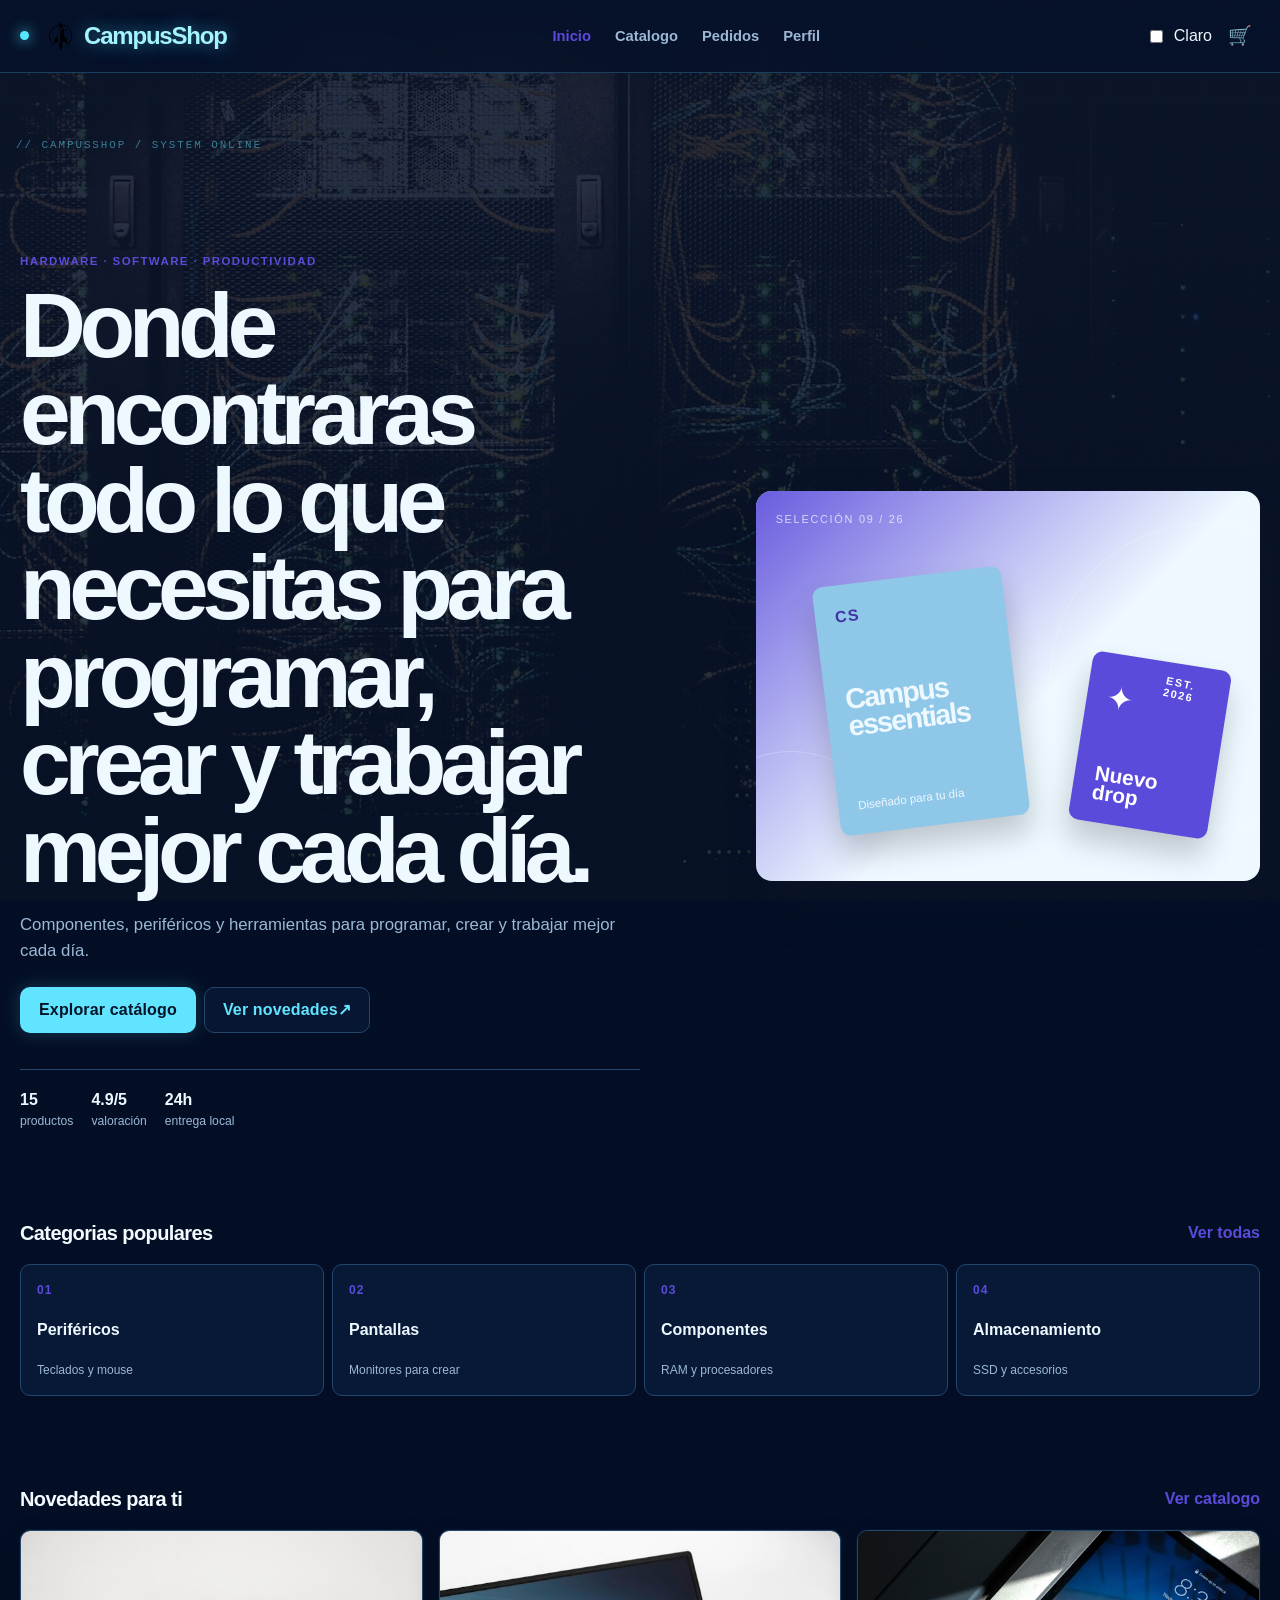
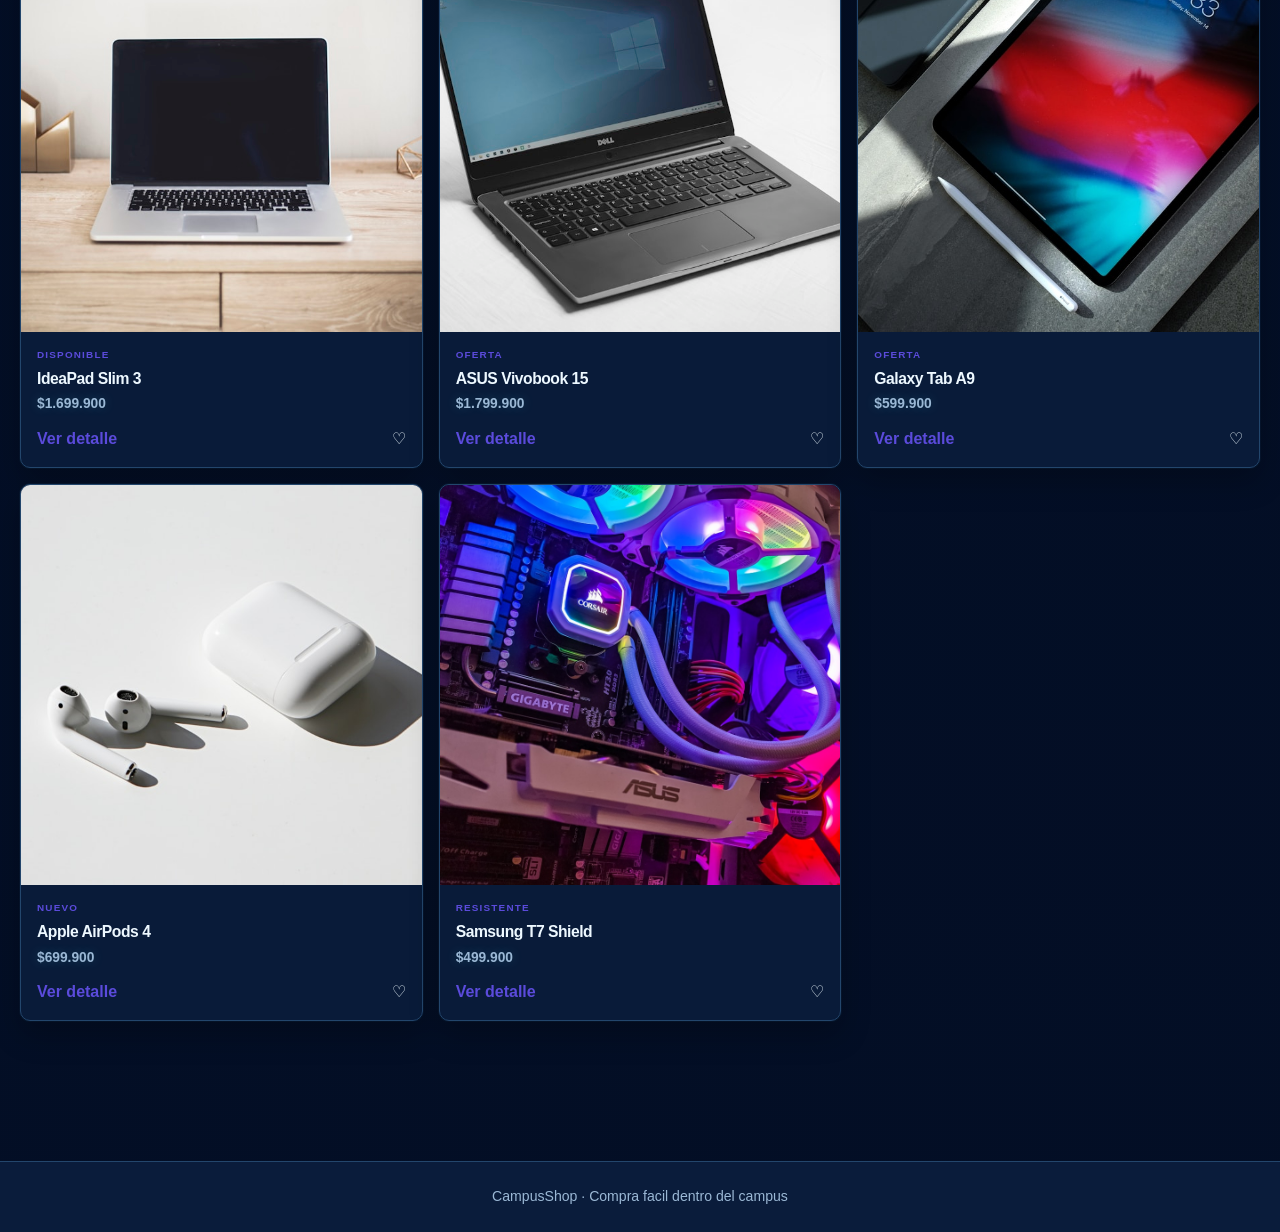
<file: index.html>
<!doctype html>
<html lang="es">
  <head>
    <meta charset="utf-8" />
    <meta name="viewport" content="width=device-width, initial-scale=1" />
    <meta
      name="description"
      content="CampusShop, tienda universitaria de productos seleccionados."
    />
    <title>CampusShop | Inicio</title>
    <link rel="stylesheet" href="css/base.css" />
    <link rel="stylesheet" href="css/layout.css" />
    <link rel="stylesheet" href="css/components.css" />
    <link rel="stylesheet" href="css/responsive.css" />
  </head>
  <body class="home-page">
    <div class="site-shell">
      <header class="site-header">
        <div class="container header-inner">
          <details class="category-menu-container">
            <summary class="icon-button menu-trigger" aria-label="Abrir menu">
              ☰
            </summary>
          <nav class="category-menu" aria-label="Categorias del catalogo">
            <p class="category-menu-title">Explorar categorias</p>
            <a href="catalogo.html#laptops">Laptops <span>01</span></a>
            <a href="catalogo.html#tablet">Tablets <span>02</span></a>
            <a href="catalogo.html#audio">Audio <span>03</span></a>
            <a href="catalogo.html#perifericos">Perifericos <span>04</span></a>
            <a href="catalogo.html#almacenamiento">Almacenamiento <span>05</span></a>
            <a href="carrito.html">Carrito <span>🛒</span></a>
          </nav>
          </details>
          <a class="brand" href="index.html"><img src="imagenes/logo.png.svg" alt="CampusShop" /><span>CampusShop</span></a>
          <nav class="main-nav" aria-label="Navegacion principal">
            <a href="index.html" aria-current="page">Inicio</a
            ><a href="catalogo.html">Catalogo</a
            ><a href="historial.html">Pedidos</a
            ><a href="perfil.html">Perfil</a>
          </nav>
          <div class="header-actions">
            <input class="theme-switch" type="checkbox" id="theme-switch" />
            <label class="theme-toggle" for="theme-switch" aria-label="Cambiar entre modo claro y oscuro" title="Cambiar tema">Claro</label>
            <a class="icon-button" href="carrito.html" aria-label="Ver carrito"
              >🛒</a
            >
          </div>
        </div>
      </header>
      <main class="page-main">
        <div class="container">
          <form class="search-bar home-search" action="catalogo.html" method="get">
            <label class="visually-hidden" for="home-product-search">Buscar productos</label>
            <span class="home-search-icon" aria-hidden="true">⌕</span>
            <input
              id="home-product-search"
              name="q"
              type="search"
              placeholder="Buscar productos, marcas..."
              autocomplete="off"
            />
            <button class="button button-primary" type="submit" aria-label="Buscar">Buscar</button>
          </form>
          <section class="hero section">
            <div class="hero-copy">
              <p class="eyebrow">Hardware · software · productividad</p>
              <h1>Donde encontraras todo lo que necesitas para programar, crear y trabajar mejor cada día.</h1>
              <p class="hero-description">
                Componentes, periféricos y herramientas para programar, crear y
                trabajar mejor cada día.
              </p>
              <div class="hero-actions">
                <a class="button button-primary" href="catalogo.html"
                  >Explorar catálogo</a
                ><a class="button button-quiet" href="#featured-title"
                  >Ver novedades <span aria-hidden="true">↗</span></a
                >
              </div>
              <div class="hero-proof">
                <span><strong>15</strong> productos</span
                ><span><strong>4.9/5</strong> valoración</span
                ><span><strong>24h</strong> entrega local</span>
              </div>
            </div>
            <div
              class="hero-visual"
              aria-label="Selección visual de productos CampusShop"
            >
              <span class="visual-label">Selección 09 / 26</span>
              <div class="visual-orbit orbit-one"></div>
              <div class="visual-orbit orbit-two"></div>
              <div class="visual-tile tile-main">
                <span class="tile-mark">CS</span
                ><strong>Campus<br />essentials</strong
                ><small>Diseñado para tu día</small>
              </div>
              <div class="visual-tile tile-side">
                <span class="tile-icon">✦</span><strong>Nuevo<br />drop</strong>
              </div>
              <div class="visual-stamp">EST.<br />2026</div>
            </div>
          </section>
          <section class="section" aria-labelledby="category-title">
            <div class="section-heading">
              <h2 id="category-title">Categorias populares</h2>
              <a class="text-link" href="catalogo.html">Ver todas</a>
            </div>
            <div class="category-grid">
              <a class="category-card" href="catalogo.html#perifericos"
                ><span class="category-icon">01</span
                ><strong>Periféricos</strong><small>Teclados y mouse</small></a
              ><a class="category-card" href="catalogo.html#pantallas"
                ><span class="category-icon">02</span><strong>Pantallas</strong
                ><small>Monitores para crear</small></a
              ><a class="category-card" href="catalogo.html#tablet"
                ><span class="category-icon">03</span
                ><strong>Componentes</strong
                ><small>RAM y procesadores</small></a
              ><a class="category-card" href="catalogo.html#almacenamiento"
                ><span class="category-icon">04</span
                ><strong>Almacenamiento</strong
                ><small>SSD y accesorios</small></a
              >
            </div>
          </section>
          <section class="section" aria-labelledby="featured-title">
            <div class="section-heading">
              <h2 id="featured-title">Novedades para ti</h2>
              <a class="text-link" href="catalogo.html">Ver catalogo</a>
            </div>
            <div class="product-grid">
              <!-- EDITA AQUI SOLO LA IMAGEN: cambia el archivo dentro de imagenes/. -->
              <article class="product-card">
                <img
                  class="product-card-image"
                  src="imagenes/ideapad-slim-3 (1).jpg"
                  alt="Lenovo IdeaPad Slim 3"
                />
                <div class="product-card-body">
                  <span class="product-kicker">Disponible</span>
                  <h3>IdeaPad Slim 3</h3>
                  <p class="price">$1.699.900</p>
                  <div class="card-actions">
                    <a class="text-link" href="producto.html#ideapad"
                      >Ver detalle</a
                    ><span aria-label="Favorito">♡</span>
                  </div>
                </div>
              </article>
              <!-- EDITA AQUI SOLO LA IMAGEN: cambia el archivo dentro de imagenes/. -->
              <article class="product-card">
                <img
                  class="product-card-image"
                  src="imagenes/vivobook-15 (1).jpg"
                  alt="ASUS Vivobook 15"
                />
                <div class="product-card-body">
                  <span class="product-kicker">Oferta</span>
                  <h3>ASUS Vivobook 15</h3>
                  <p class="price">$1.799.900</p>
                  <div class="card-actions">
                    <a class="text-link" href="producto.html#vivobook"
                      >Ver detalle</a
                    ><span aria-label="Favorito">♡</span>
                  </div>
                </div>
              </article>
              <!-- EDITA AQUI SOLO LA IMAGEN: cambia el archivo dentro de imagenes/. -->
              <article class="product-card">
                <img
                  class="product-card-image"
                  src="imagenes/galaxy-tab-a9 (1).jpg"
                  alt="Samsung Galaxy Tab A9"
                />
                <div class="product-card-body">
                  <span class="product-kicker">Oferta</span>
                  <h3>Galaxy Tab A9</h3>
                  <p class="price">$599.900</p>
                  <div class="card-actions">
                    <a class="text-link" href="producto.html#taba9"
                      >Ver detalle</a
                    ><span aria-label="Favorito">♡</span>
                  </div>
                </div>
              </article>
              <!-- EDITA AQUI SOLO LA IMAGEN: cambia el archivo dentro de imagenes/. -->
              <article class="product-card">
                <img
                  class="product-card-image"
                  src="imagenes/airpods-4.jpg"
                  alt="Apple AirPods 4"
                />
                <div class="product-card-body">
                  <span class="product-kicker">Nuevo</span>
                  <h3>Apple AirPods 4</h3>
                  <p class="price">$699.900</p>
                  <div class="card-actions">
                    <a class="text-link" href="producto.html#airpods"
                      >Ver detalle</a
                    ><span aria-label="Favorito">♡</span>
                  </div>
                </div>
              </article>
              <!-- EDITA AQUI SOLO LA IMAGEN: cambia el archivo dentro de imagenes/. -->
              <article class="product-card">
                <img
                  class="product-card-image"
                  src="imagenes/samsung-t7-shield (1).jpg"
                  alt="Samsung T7 Shield"
                />
                <div class="product-card-body">
                  <span class="product-kicker">Resistente</span>
                  <h3>Samsung T7 Shield</h3>
                  <p class="price">$499.900</p>
                  <div class="card-actions">
                    <a class="text-link" href="producto.html#t7shield"
                      >Ver detalle</a
                    ><span aria-label="Favorito">♡</span>
                  </div>
                </div>
              </article>
            </div>
          </section>
        </div>
      </main>
      <footer class="site-footer">
        <div class="container">CampusShop · Compra facil dentro del campus</div>
      </footer>
      <nav class="bottom-nav" aria-label="Navegacion movil">
        <a href="index.html" aria-current="page"><span>⌂</span>Inicio</a
        ><a href="catalogo.html"><span>▦</span>Categorias</a
        ><a href="carrito.html"><span>🛒</span>Carrito</a
        ><a href="historial.html"><span>▣</span>Pedidos</a
        ><a href="perfil.html"><span>♙</span>Perfil</a>
      </nav>
    </div>
  </body>
</html>
</file>
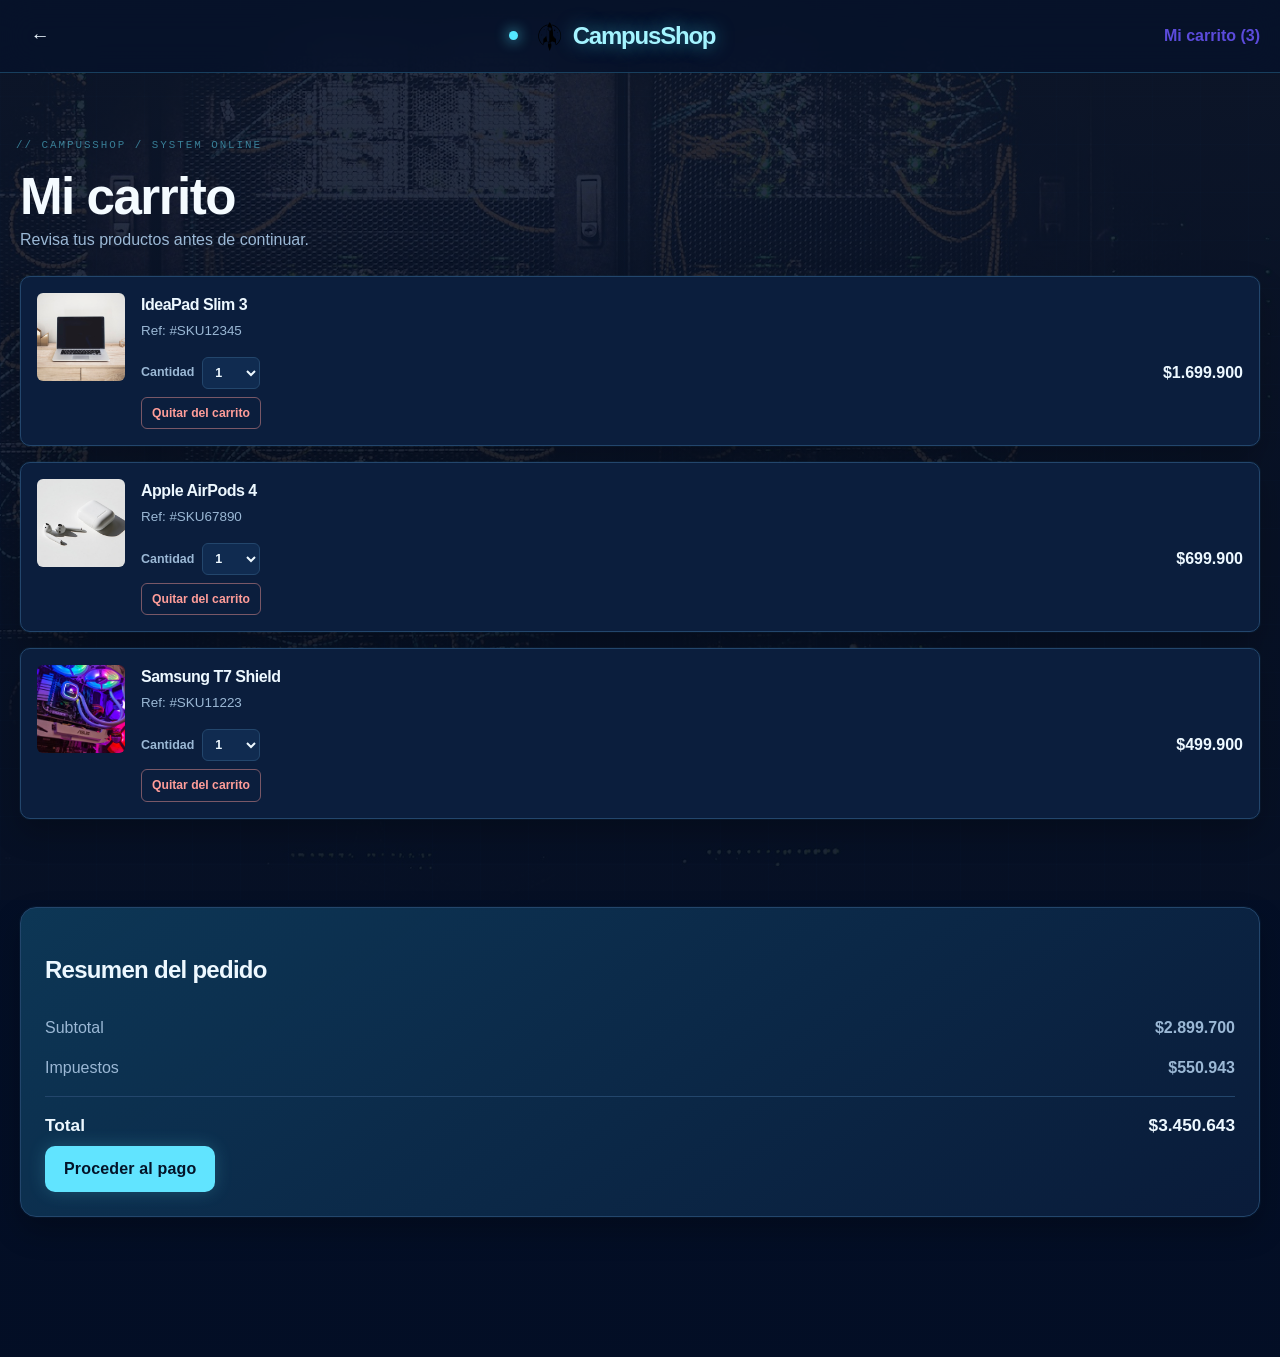
<file: carrito.html>
<!doctype html>
<html lang="es">
  <head>
    <meta charset="utf-8" />
    <meta name="viewport" content="width=device-width, initial-scale=1" />
    <meta name="description" content="Carrito de compra CampusShop" />
    <title>CampusShop | Mi carrito</title>
    <link rel="stylesheet" href="css/base.css" />
    <link rel="stylesheet" href="css/layout.css" />
    <link rel="stylesheet" href="css/components.css" />
    <link rel="stylesheet" href="css/responsive.css" />
  </head>
  <body>
    <div class="site-shell">
      <header class="site-header">
        <div class="container header-inner">
          <a
            class="icon-button"
            href="catalogo.html"
            aria-label="Volver al catalogo"
            >←</a
          ><a class="brand" href="index.html"><img src="imagenes/logo.png.svg" alt="CampusShop" /><span>CampusShop</span></a
          ><span class="text-link cart-count cart-count-three">Mi carrito (3)</span
          ><span class="text-link cart-count cart-count-two">Mi carrito (2)</span
          ><span class="text-link cart-count cart-count-one">Mi carrito (1)</span
          ><span class="text-link cart-count cart-count-zero">Mi carrito (0)</span>
        </div>
      </header>
      <main class="page-main">
        <div class="container">
          <div class="page-heading">
            <h1>Mi carrito</h1>
            <p>Revisa tus productos antes de continuar.</p>
          </div>
          <section class="cart-list" aria-label="Productos del carrito">
            <!-- EDITA AQUI: cambia cada imagen, nombre, referencia, cantidad y precio. -->
            <article class="cart-item">
              <img
                src="imagenes/ideapad-slim-3 (1).jpg"
                alt="Lenovo IdeaPad Slim 3"
              />
              <div>
                <h3>IdeaPad Slim 3</h3>
                <p>Ref: #SKU12345</p>
                <div class="card-actions">
                  <label class="quantity">Cantidad<select aria-label="Cantidad de IdeaPad"><option selected>1</option><option>2</option><option>3</option><option>4</option><option>5</option></select></label>
                  <strong>$1.699.900</strong>
                </div>
                <input class="remove-item-toggle" type="checkbox" id="remove-ideapad" />
                <label class="remove-item" for="remove-ideapad">Quitar del carrito</label>
              </div>
            </article>
            <!-- EDITA AQUI: producto del carrito. -->
            <article class="cart-item">
              <img
                src="imagenes/airpods-4.jpg"
                alt="Apple AirPods 4"
              />
              <div>
                <h3>Apple AirPods 4</h3>
                <p>Ref: #SKU67890</p>
                <div class="card-actions">
                  <label class="quantity">Cantidad<select aria-label="Cantidad de AirPods"><option selected>1</option><option>2</option><option>3</option><option>4</option><option>5</option></select></label>
                  <strong>$699.900</strong>
                </div>
                <input class="remove-item-toggle" type="checkbox" id="remove-airpods" />
                <label class="remove-item" for="remove-airpods">Quitar del carrito</label>
              </div>
            </article>
            <!-- EDITA AQUI: producto del carrito. -->
            <article class="cart-item">
              <img
                src="imagenes/samsung-t7-shield (1).jpg"
                alt="Samsung T7 Shield"
              />
              <div>
                <h3>Samsung T7 Shield</h3>
                <p>Ref: #SKU11223</p>
                <div class="card-actions">
                  <label class="quantity">Cantidad<select aria-label="Cantidad de T7 Shield"><option selected>1</option><option>2</option><option>3</option><option>4</option><option>5</option></select></label>
                  <strong>$499.900</strong>
                </div>
                <input class="remove-item-toggle" type="checkbox" id="remove-t7shield" />
                <label class="remove-item" for="remove-t7shield">Quitar del carrito</label>
              </div>
            </article>
          </section>
          <section
            class="panel order-summary section"
            aria-labelledby="summary-title"
          >
            <h2 id="summary-title">Resumen del pedido</h2>
            <div class="cart-total-state cart-total-all">
              <div class="summary-line"><span>Subtotal</span><strong>$2.899.700</strong></div>
              <div class="summary-line"><span>Impuestos</span><strong>$550.943</strong></div>
              <div class="summary-line total"><span>Total</span><strong>$3.450.643</strong></div>
            </div>
            <div class="cart-total-state cart-total-no-ideapad">
              <div class="summary-line"><span>Subtotal</span><strong>$1.199.800</strong></div>
              <div class="summary-line"><span>Impuestos</span><strong>$227.962</strong></div>
              <div class="summary-line total"><span>Total</span><strong>$1.427.762</strong></div>
            </div>
            <div class="cart-total-state cart-total-no-airpods">
              <div class="summary-line"><span>Subtotal</span><strong>$2.199.800</strong></div>
              <div class="summary-line"><span>Impuestos</span><strong>$417.962</strong></div>
              <div class="summary-line total"><span>Total</span><strong>$2.617.762</strong></div>
            </div>
            <div class="cart-total-state cart-total-no-t7shield">
              <div class="summary-line"><span>Subtotal</span><strong>$2.399.800</strong></div>
              <div class="summary-line"><span>Impuestos</span><strong>$455.962</strong></div>
              <div class="summary-line total"><span>Total</span><strong>$2.855.762</strong></div>
            </div>
            <div class="cart-total-state cart-total-one-ideapad">
              <div class="summary-line"><span>Subtotal</span><strong>$1.699.900</strong></div>
              <div class="summary-line"><span>Impuestos</span><strong>$322.981</strong></div>
              <div class="summary-line total"><span>Total</span><strong>$2.022.881</strong></div>
            </div>
            <div class="cart-total-state cart-total-one-airpods">
              <div class="summary-line"><span>Subtotal</span><strong>$699.900</strong></div>
              <div class="summary-line"><span>Impuestos</span><strong>$132.981</strong></div>
              <div class="summary-line total"><span>Total</span><strong>$832.881</strong></div>
            </div>
            <div class="cart-total-state cart-total-one-t7shield">
              <div class="summary-line"><span>Subtotal</span><strong>$499.900</strong></div>
              <div class="summary-line"><span>Impuestos</span><strong>$94.981</strong></div>
              <div class="summary-line total"><span>Total</span><strong>$594.881</strong></div>
            </div>
            <div class="cart-total-state cart-total-empty">
              <div class="summary-line"><span>Subtotal</span><strong>$0</strong></div>
              <div class="summary-line"><span>Impuestos</span><strong>$0</strong></div>
              <div class="summary-line total"><span>Total</span><strong>$0</strong></div>
            </div>
            <a class="button button-primary" href="checkout.html"
              >Proceder al pago</a
            >
          </section>
        </div>
      </main>
      <nav class="bottom-nav" aria-label="Navegacion movil">
        <a href="index.html"><span>⌂</span>Inicio</a
        ><a href="catalogo.html"><span>▦</span>Categorias</a
        ><a href="carrito.html" aria-current="page"><span>🛒</span>Carrito</a
        ><a href="historial.html"><span>▣</span>Pedidos</a
        ><a href="perfil.html"><span>♙</span>Perfil</a>
      </nav>
    </div>

  </body>
</html>
</file>
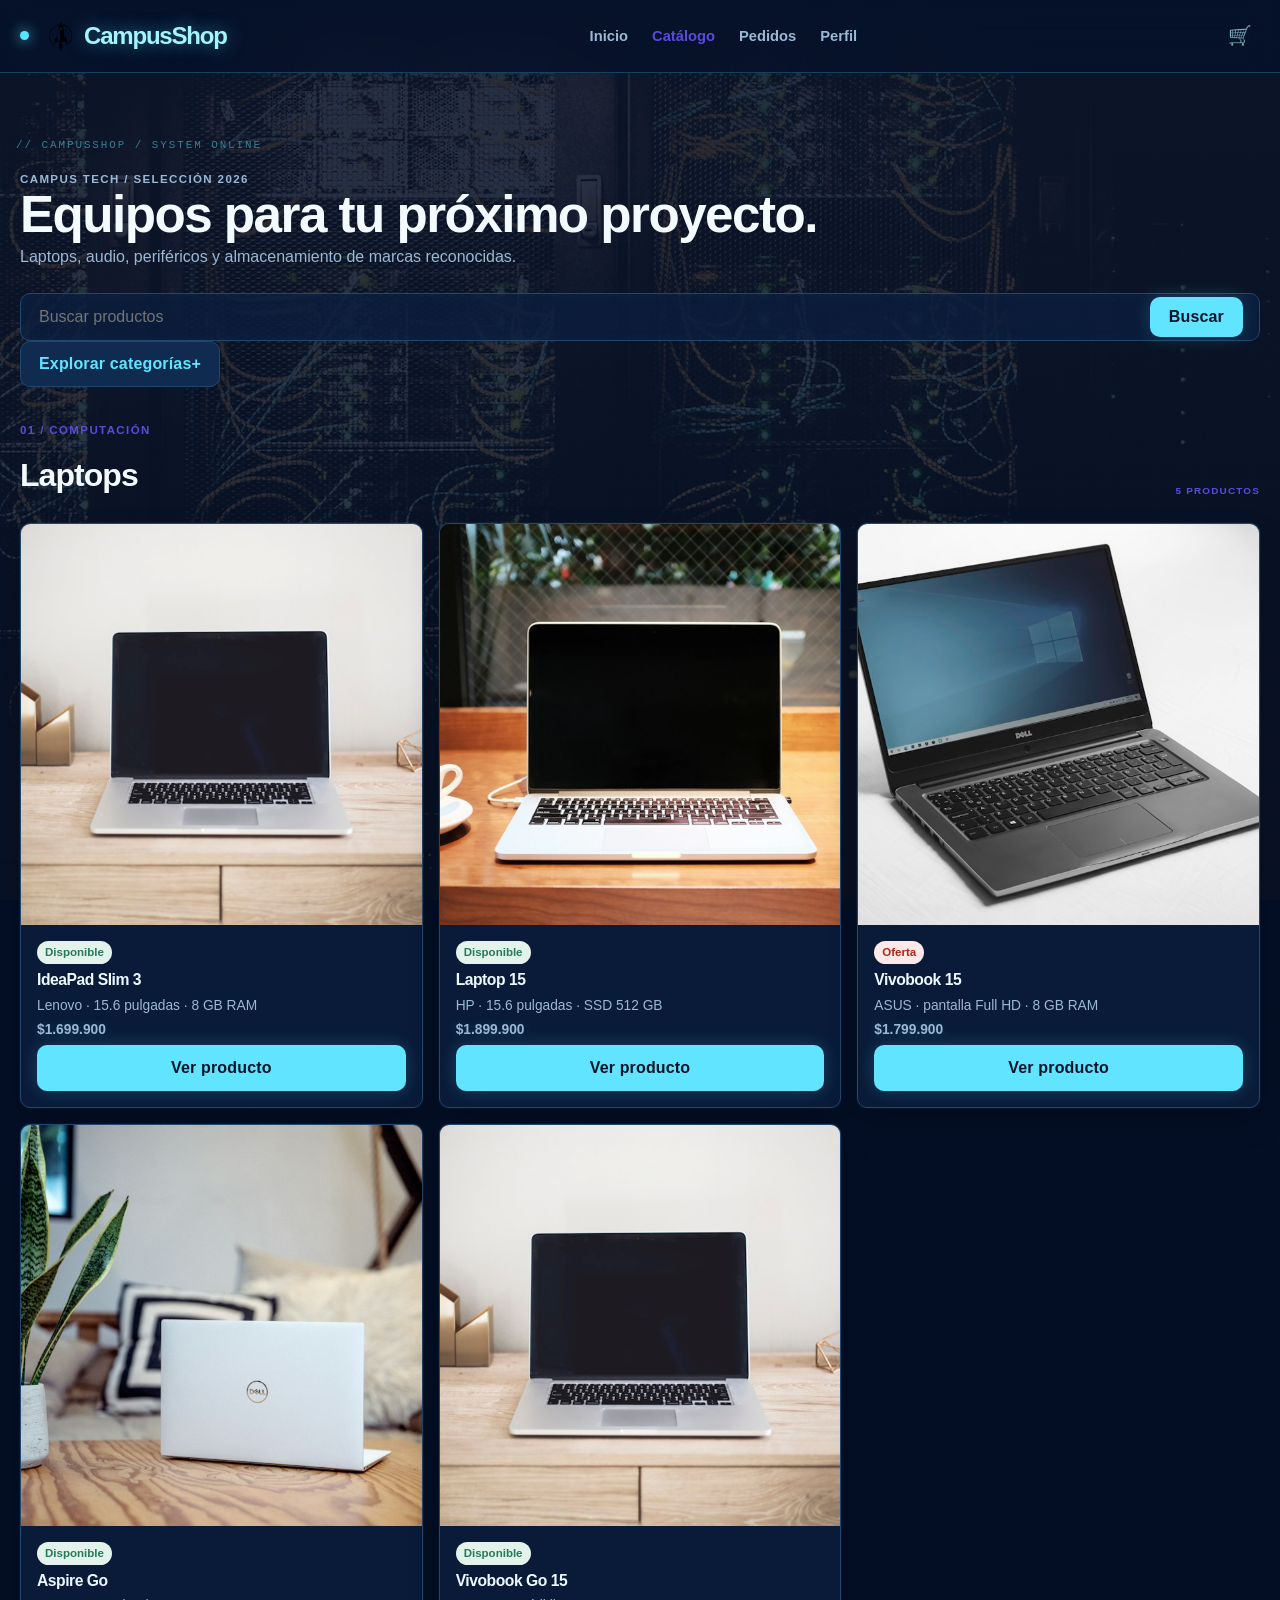
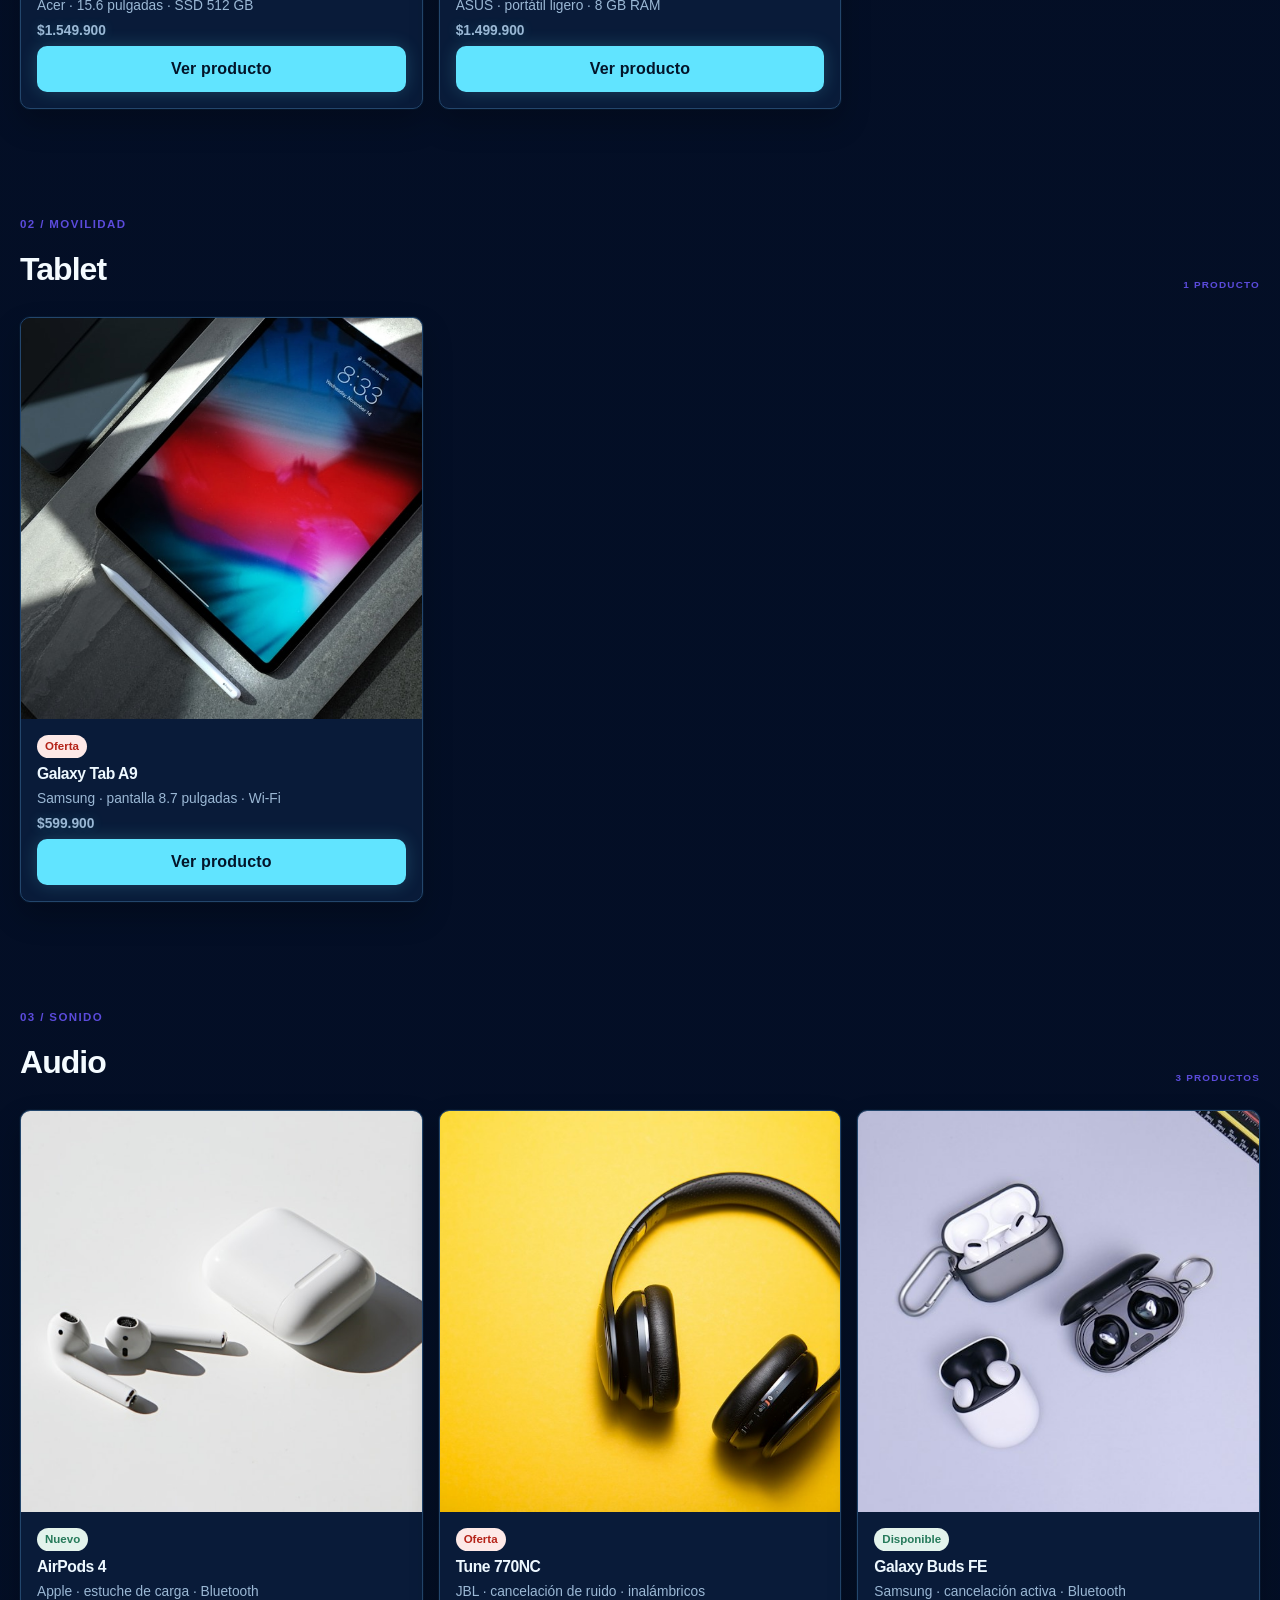
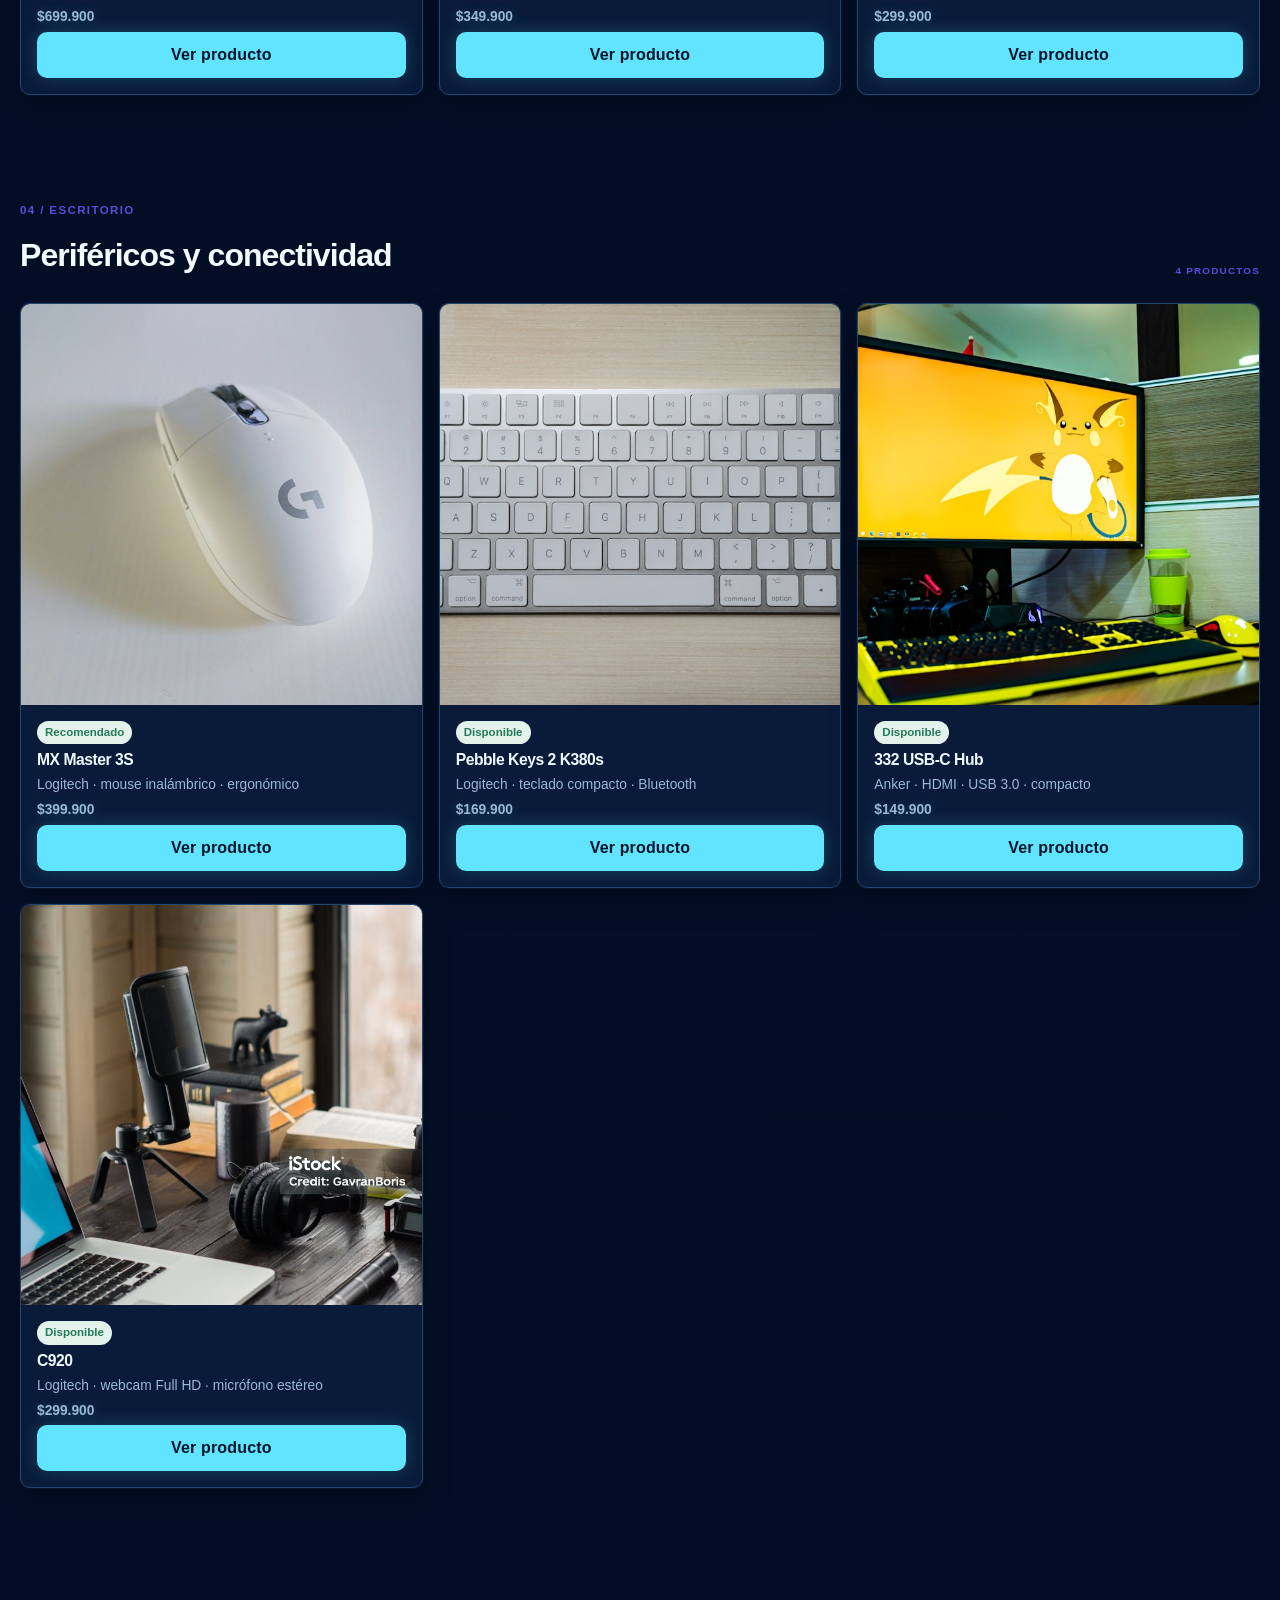
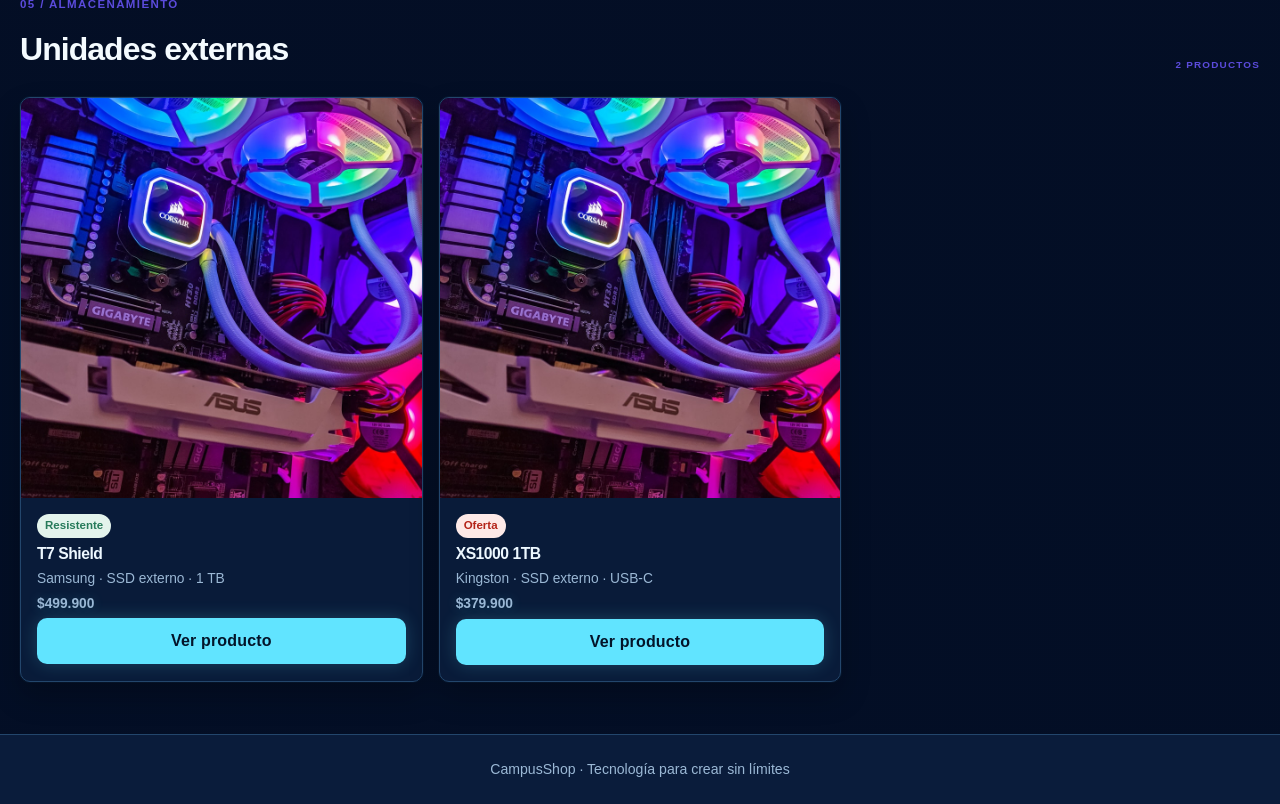
<file: catalogo.html>
<!doctype html>
<html lang="es">
  <head>
    <meta charset="utf-8" />
    <meta name="viewport" content="width=device-width, initial-scale=1" />
    <meta
      name="description"
      content="Tecnologia para estudio, trabajo y programación."
    />
    <title>CampusShop | Catálogo</title>
    <link rel="stylesheet" href="css/base.css" />
    <link rel="stylesheet" href="css/layout.css" />
    <link rel="stylesheet" href="css/components.css" />
    <link rel="stylesheet" href="css/responsive.css" />
  </head>
  <body>
    <div class="site-shell">
      <header class="site-header">
        <div class="container header-inner">
          <a class="brand" href="index.html">
            <img src="imagenes/logo.png.svg" alt="CampusShop" />
            <span>CampusShop</span>
          </a>
          <nav class="main-nav" aria-label="Navegación principal">
            <a href="index.html">Inicio</a
            ><a href="catalogo.html" aria-current="page">Catálogo</a
            ><a href="historial.html">Pedidos</a
            ><a href="perfil.html">Perfil</a>
          </nav>
          <a class="icon-button" href="carrito.html" aria-label="Carrito">🛒</a>
        </div>
      </header>

      <main class="page-main">
        <div class="container">
          <section class="page-heading">
            <p class="eyebrow">Campus tech / selección 2026</p>
            <h1>Equipos para tu próximo proyecto.</h1>
            <p>
              Laptops, audio, periféricos y almacenamiento de marcas
              reconocidas.
            </p>
          </section>

          <form class="search-bar" action="catalogo.html" method="get">
            <label class="visually-hidden" for="product-search">Buscar productos</label>
            <input
              id="product-search"
              name="q"
              type="search"
              placeholder="Buscar productos"
              autocomplete="off"
            />
            <button class="button button-primary" type="submit">Buscar</button>
          </form>

          <details class="catalog-filter-menu">
            <summary class="button button-secondary">Explorar categorías</summary>
            <nav aria-label="Ir a una categoría">
              <a href="#laptops">Laptops</a>
              <a href="#pantallas">Pantallas</a>
              <a href="#audio">Audio</a>
              <a href="#perifericos">Periféricos</a>
              <a href="#almacenamiento">Almacenamiento</a>
              <a href="#tablet">Tablets</a>
            </nav>
          </details>

          <div class="catalog-sections">
            <section class="catalog-section" id="laptops">
              <div class="section-heading">
                <div>
                  <p class="eyebrow">01 / Computación</p>
                  <h2>Laptops</h2>
                </div>
                <span class="product-kicker">5 productos</span>
              </div>

              <div class="product-grid">
                <article class="product-card">
                  <img
                    class="product-card-image"
                    src="imagenes/ideapad-slim-3 (1).jpg"
                    alt="Lenovo IdeaPad Slim 3"
                  />
                  <div class="product-card-body">
                    <span class="badge badge-stock">Disponible</span>
                    <h3>IdeaPad Slim 3</h3>
                    <p>Lenovo · 15.6 pulgadas · 8 GB RAM</p>
                    <p class="price">$1.699.900</p>
                    <a
                      class="button button-primary"
                      href="producto.html#ideapad"
                      >Ver producto</a
                    >
                  </div>
                </article>

                <article class="product-card">
                  <img
                    class="product-card-image"
                    src="imagenes/hp-laptop-15 (1).jpg"
                    alt="HP Laptop 15"
                  />
                  <div class="product-card-body">
                    <span class="badge badge-stock">Disponible</span>
                    <h3>Laptop 15</h3>
                    <p>HP · 15.6 pulgadas · SSD 512 GB</p>
                    <p class="price">$1.899.900</p>
                    <a
                      class="button button-primary"
                      href="producto.html#hplaptop"
                      >Ver producto</a
                    >
                  </div>
                </article>

                <article class="product-card">
                  <img
                    class="product-card-image"
                    src="imagenes/vivobook-15 (1).jpg"
                    alt="ASUS Vivobook 15"
                  />
                  <div class="product-card-body">
                    <span class="badge badge-sale">Oferta</span>
                    <h3>Vivobook 15</h3>
                    <p>ASUS · pantalla Full HD · 8 GB RAM</p>
                    <p class="price">$1.799.900</p>
                    <a
                      class="button button-primary"
                      href="producto.html#vivobook"
                      >Ver producto</a
                    >
                  </div>
                </article>

                <article class="product-card">
                  <img
                    class="product-card-image"
                    src="imagenes/aspire-go (1).jpg"
                    alt="Acer Aspire Go"
                  />
                  <div class="product-card-body">
                    <span class="badge badge-stock">Disponible</span>
                    <h3>Aspire Go</h3>
                    <p>Acer · 15.6 pulgadas · SSD 512 GB</p>
                    <p class="price">$1.549.900</p>
                    <a class="button button-primary" href="producto.html#aspire"
                      >Ver producto</a
                    >
                  </div>
                </article>
                <article class="product-card">
                  <img
                    class="product-card-image"
                    src="imagenes/vivobook-go-15 (1).jpg"
                    alt="ASUS Vivobook Go 15"
                  />
                  <div class="product-card-body">
                    <span class="badge badge-stock">Disponible</span>
                    <h3>Vivobook Go 15</h3>
                    <p>ASUS · portátil ligero · 8 GB RAM</p>
                    <p class="price">$1.499.900</p>
                    <a
                      class="button button-primary"
                      href="producto.html#vivobookgo"
                      >Ver producto</a
                    >
                  </div>
                </article>
              </div>
            </section>

            <section class="catalog-section" id="tablet">
              <span class="catalog-anchor" id="pantallas" aria-hidden="true"></span>
              <div class="section-heading">
                <div>
                  <p class="eyebrow">02 / Movilidad</p>
                  <h2>Tablet</h2>
                </div>
                <span class="product-kicker">1 producto</span>
              </div>

              <div class="product-grid">
                <article class="product-card">
                  <img
                    class="product-card-image"
                    src="imagenes/galaxy-tab-a9 (1).jpg"
                    alt="Samsung Galaxy Tab A9"
                  />
                  <div class="product-card-body">
                    <span class="badge badge-sale">Oferta</span>
                    <h3>Galaxy Tab A9</h3>
                    <p>Samsung · pantalla 8.7 pulgadas · Wi-Fi</p>
                    <p class="price">$599.900</p>
                    <a class="button button-primary" href="producto.html#taba9"
                      >Ver producto</a
                    >
                  </div>
                </article>
              </div>
            </section>

            <section class="catalog-section" id="audio">
              <div class="section-heading">
                <div>
                  <p class="eyebrow">03 / Sonido</p>
                  <h2>Audio</h2>
                </div>
                <span class="product-kicker">3 productos</span>
              </div>

              <div class="product-grid">
                <article class="product-card">
                  <img
                    class="product-card-image"
                    src="imagenes/airpods-4.jpg"
                    alt="Apple AirPods 4"
                  />
                  <div class="product-card-body">
                    <span class="badge badge-stock">Nuevo</span>
                    <h3>AirPods 4</h3>
                    <p>Apple · estuche de carga · Bluetooth</p>
                    <p class="price">$699.900</p>
                    <a
                      class="button button-primary"
                      href="producto.html#airpods"
                      >Ver producto</a
                    >
                  </div>
                </article>

                <article class="product-card">
                  <img
                    class="product-card-image"
                    src="imagenes/tune-770nc (1).jpg"
                    alt="JBL Tune 770NC"
                  />
                  <div class="product-card-body">
                    <span class="badge badge-sale">Oferta</span>
                    <h3>Tune 770NC</h3>
                    <p>JBL · cancelación de ruido · inalámbricos</p>
                    <p class="price">$349.900</p>
                    <a class="button button-primary" href="producto.html#tune"
                      >Ver producto</a
                    >
                  </div>
                </article>

                <article class="product-card">
                  <img
                    class="product-card-image"
                    src="imagenes/galaxy-buds-fe (1).jpg"
                    alt="Samsung Galaxy Buds FE"
                  />
                  <div class="product-card-body">
                    <span class="badge badge-stock">Disponible</span>
                    <h3>Galaxy Buds FE</h3>
                    <p>Samsung · cancelación activa · Bluetooth</p>
                    <p class="price">$299.900</p>
                    <a class="button button-primary" href="producto.html#buds"
                      >Ver producto</a
                    >
                  </div>
                </article>
              </div>
            </section>

            <section class="catalog-section" id="perifericos">
              <div class="section-heading">
                <div>
                  <p class="eyebrow">04 / Escritorio</p>
                  <h2>Periféricos y conectividad</h2>
                </div>
                <span class="product-kicker">4 productos</span>
              </div>

              <div class="product-grid">
                <article class="product-card">
                  <img
                    class="product-card-image"
                    src="imagenes/mx-master-3s (1).jpg"
                    alt="Logitech MX Master 3S"
                  />
                  <div class="product-card-body">
                    <span class="badge badge-stock">Recomendado</span>
                    <h3>MX Master 3S</h3>
                    <p>Logitech · mouse inalámbrico · ergonómico</p>
                    <p class="price">$399.900</p>
                    <a
                      class="button button-primary"
                      href="producto.html#mxmaster"
                      >Ver producto</a
                    >
                  </div>
                </article>

                <article class="product-card">
                  <img
                    class="product-card-image"
                    src="imagenes/pebble-keys-2 (1).jpg"
                    alt="Logitech Pebble Keys 2 K380s"
                  />
                  <div class="product-card-body">
                    <span class="badge badge-stock">Disponible</span>
                    <h3>Pebble Keys 2 K380s</h3>
                    <p>Logitech · teclado compacto · Bluetooth</p>
                    <p class="price">$169.900</p>
                    <a class="button button-primary" href="producto.html#pebble"
                      >Ver producto</a
                    >
                  </div>
                </article>

                <article class="product-card">
                  <img
                    class="product-card-image"
                    src="imagenes/anker-332-usbc (1).jpg"
                    alt="Anker 332 USB-C Hub"
                  />
                  <div class="product-card-body">
                    <span class="badge badge-stock">Disponible</span>
                    <h3>332 USB-C Hub</h3>
                    <p>Anker · HDMI · USB 3.0 · compacto</p>
                    <p class="price">$149.900</p>
                    <a class="button button-primary" href="producto.html#anker"
                      >Ver producto</a
                    >
                  </div>
                </article>

              
                <article class="product-card">
                  <img
                    class="product-card-image"
                    src="imagenes/c920 (1).jpg"
                    alt="Logitech C920"
                  />
                  <div class="product-card-body">
                    <span class="badge badge-stock">Disponible</span>
                    <h3>C920</h3>
                    <p>Logitech · webcam Full HD · micrófono estéreo</p>
                    <p class="price">$299.900</p>
                    <a class="button button-primary" href="producto.html#c920"
                      >Ver producto</a
                    >
                  </div>
                </article>
              </div>
            </section>

            <section class="catalog-section" id="almacenamiento">
              <div class="section-heading">
                <div>
                  <p class="eyebrow">05 / Almacenamiento</p>
                  <h2>Unidades externas</h2>
                </div>
                <span class="product-kicker">2 productos</span>
              </div>

              <div class="product-grid">
                <article class="product-card">
                  <img
                    class="product-card-image"
                    src="imagenes/samsung-t7-shield (1).jpg"
                    alt="Samsung T7 Shield"
                  />
                  <div class="product-card-body">
                    <span class="badge badge-stock">Resistente</span>
                    <h3>T7 Shield</h3>
                    <p>Samsung · SSD externo · 1 TB</p>
                    <p class="price">$499.900</p>
                    <a
                      class="button button-primary"
                      href="producto.html#t7shield"
                      >Ver producto</a
                    >
                  </div>
                </article>

                <article class="product-card">
                  <img
                    class="product-card-image"
                    src="imagenes/kingston-xs1000 (1).jpg"
                    alt="Kingston XS1000 1TB"
                  />
                  <div class="product-card-body">
                    <span class="badge badge-sale">Oferta</span>
                    <h3>XS1000 1TB</h3>
                    <p>Kingston · SSD externo · USB-C</p>
                    <p class="price">$379.900</p>
                    <a class="button button-primary" href="producto.html#xs1000"
                      >Ver producto</a
                    >
                  </div>
                </article>
              </div>
            </section>
          </div>
        </div>
      </main>

      <footer class="site-footer">
        <div class="container">
          CampusShop · Tecnología para crear sin límites
        </div>
      </footer>

      <nav class="bottom-nav" aria-label="Navegación móvil">
        <a href="index.html"><span>⌂</span>Inicio</a
        ><a href="catalogo.html" aria-current="page"><span>▦</span>Categorias</a
        ><a href="carrito.html"><span>🛒</span>Carrito</a
        ><a href="historial.html"><span>▣</span>Pedidos</a
        ><a href="perfil.html"><span>♙</span>Perfil</a>
      </nav>
    </div>

  </body>
</html>
</file>
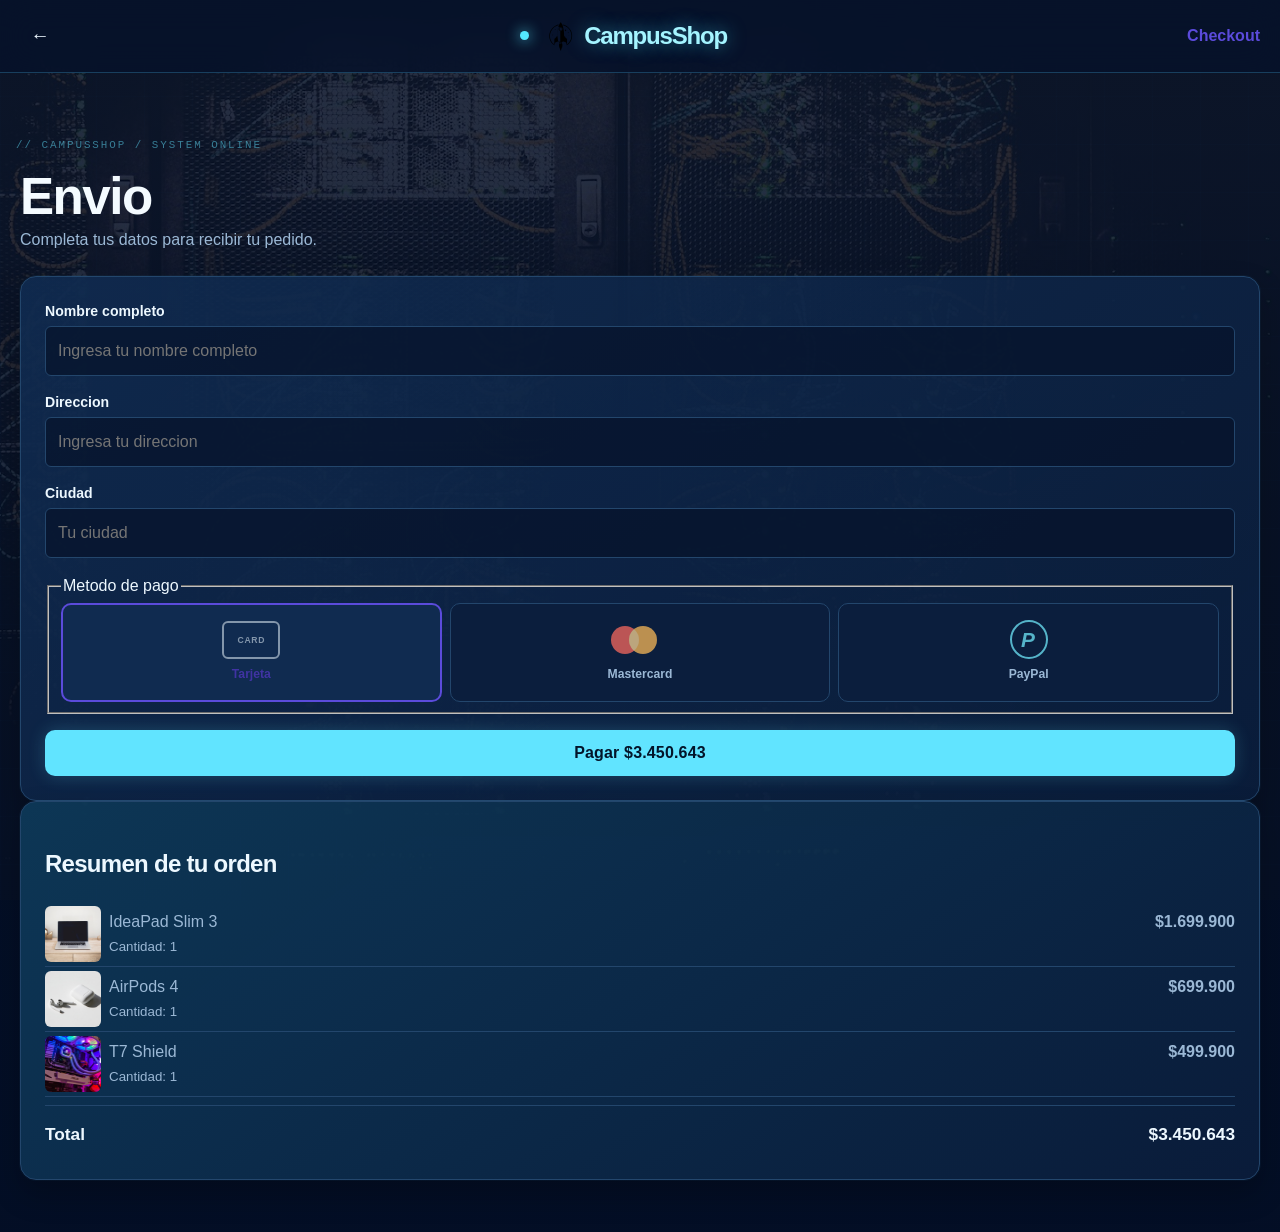
<file: checkout.html>
<!doctype html>
<html lang="es">
  <head>
    <meta charset="utf-8" />
    <meta name="viewport" content="width=device-width, initial-scale=1" />
    <meta name="description" content="Checkout CampusShop" />
    <title>CampusShop | Checkout</title>
    <link rel="stylesheet" href="css/base.css" />
    <link rel="stylesheet" href="css/layout.css" />
    <link rel="stylesheet" href="css/components.css" />
    <link rel="stylesheet" href="css/responsive.css" />
  </head>
  <body>
    <div class="site-shell">
      <header class="site-header">
        <div class="container header-inner">
          <a
            class="icon-button"
            href="carrito.html"
            aria-label="Volver al carrito"
            >←</a
          ><a class="brand" href="index.html"><img src="imagenes/logo.png.svg" alt="CampusShop" /><span>CampusShop</span></a
          ><span class="text-link">Checkout</span>
        </div>
      </header>
      <main class="page-main">
        <div class="container checkout-layout">
          <section>
            <div class="page-heading">
              <h1>Envio</h1>
              <p>Completa tus datos para recibir tu pedido.</p>
            </div>
            <form class="panel form-grid" action="historial.html" method="get">
              <div class="field">
                <label for="name">Nombre completo</label
                ><input
                  id="name"
                  name="name"
                  type="text"
                  placeholder="Ingresa tu nombre completo"
                  required
                />
              </div>
              <div class="field">
                <label for="address">Direccion</label
                ><input
                  id="address"
                  name="address"
                  type="text"
                  placeholder="Ingresa tu direccion"
                  required
                />
              </div>
              <div class="field">
                <label for="city">Ciudad</label
                ><input
                  id="city"
                  name="city"
                  type="text"
                  placeholder="Tu ciudad"
                  required
                />
              </div>
              <fieldset>
                <legend>Metodo de pago</legend>
                <div class="payment-options">
                  <label class="payment-option selected"
                    ><input
                      class="visually-hidden"
                      type="radio"
                      name="payment"
                      value="card"
                      checked
                    /><span class="payment-mark payment-mark-card" aria-hidden="true">CARD</span
                    ><small>Tarjeta</small></label
                  ><label class="payment-option"
                    ><input
                      class="visually-hidden"
                      type="radio"
                      name="payment"
                      value="mastercard"
                    /><span class="payment-mark payment-mark-mastercard" aria-hidden="true"><i></i><i></i></span
                    ><small>Mastercard</small></label
                  ><label class="payment-option"
                    ><input
                      class="visually-hidden"
                      type="radio"
                      name="payment"
                      value="paypal"
                    /><span class="payment-mark payment-mark-paypal" aria-hidden="true">P</span
                    ><small>PayPal</small></label
                  >
                </div>
              </fieldset>
              <button class="button button-primary" type="submit">
                Pagar $3.450.643
              </button>
            </form>
          </section>
          <aside class="panel order-summary">
            <h2>Resumen de tu orden</h2>
            <div class="checkout-product">
              <img src="imagenes/ideapad-slim-3 (1).jpg" alt="Lenovo IdeaPad Slim 3" />
              <div class="summary-line">
                <span>IdeaPad Slim 3<br /><small>Cantidad: 1</small></span
                ><strong>$1.699.900</strong>
              </div>
            </div>
            <div class="checkout-product">
              <img src="imagenes/airpods-4.jpg" alt="Apple AirPods 4" />
              <div class="summary-line">
                <span>AirPods 4<br /><small>Cantidad: 1</small></span
                ><strong>$699.900</strong>
              </div>
            </div>
            <div class="checkout-product">
              <img src="imagenes/samsung-t7-shield (1).jpg" alt="Samsung T7 Shield" />
              <div class="summary-line">
                <span>T7 Shield<br /><small>Cantidad: 1</small></span
                ><strong>$499.900</strong>
              </div>
            </div>
            <div class="summary-line total">
              <span>Total</span><strong>$3.450.643</strong>
            </div>
          </aside>
        </div>
      </main>
      <nav class="bottom-nav" aria-label="Navegacion movil">
        <a href="index.html"><span>⌂</span>Inicio</a
        ><a href="catalogo.html"><span>▦</span>Categorias</a
        ><a href="carrito.html"><span>🛒</span>Carrito</a
        ><a href="historial.html"><span>▣</span>Pedidos</a
        ><a href="perfil.html"><span>♙</span>Perfil</a>
      </nav>
    </div>
  </body>
</html>
</file>
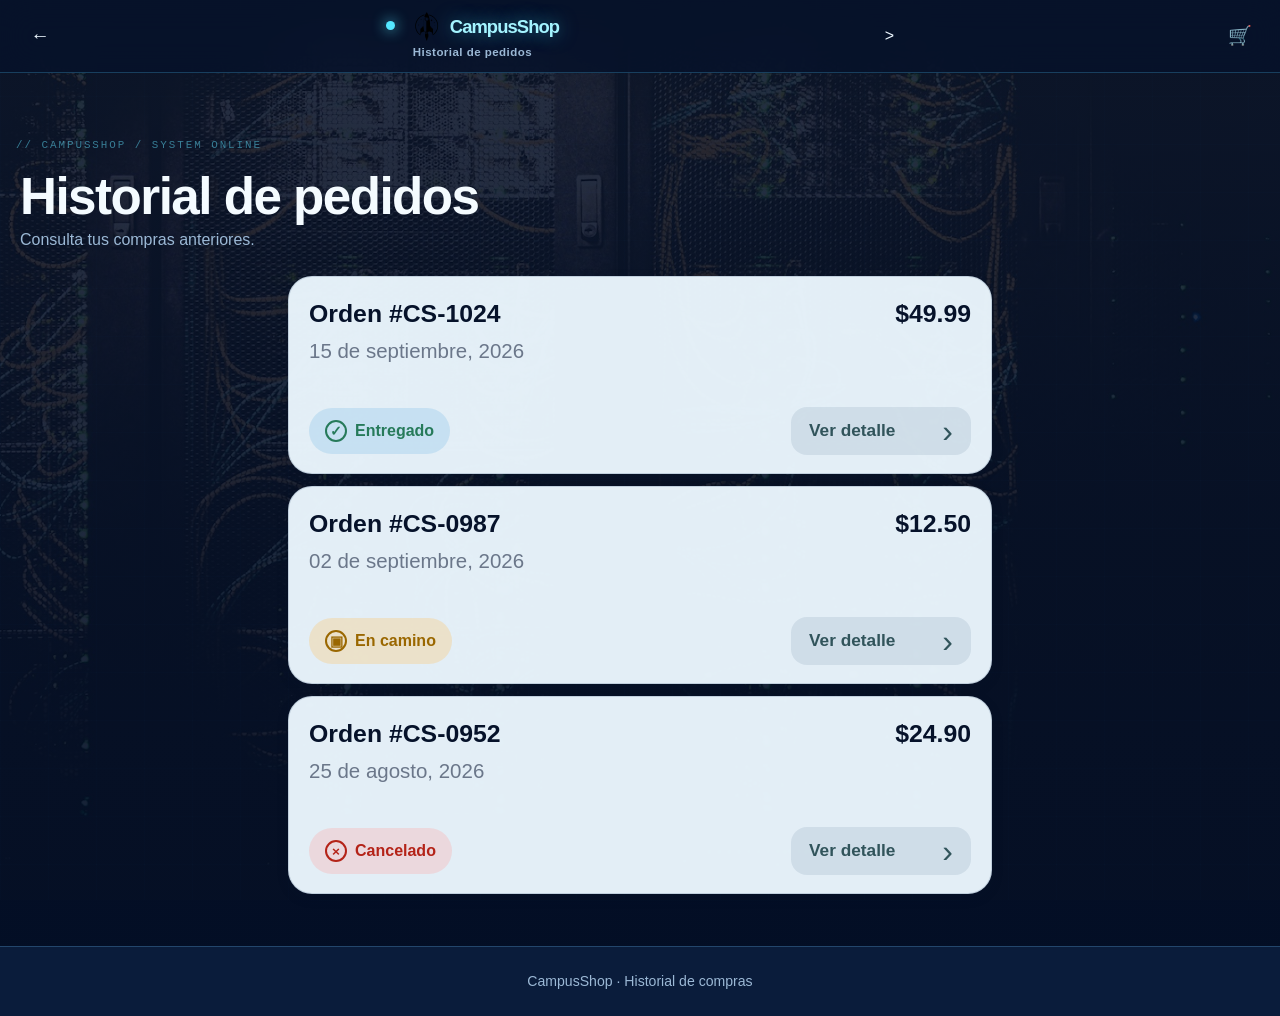
<file: historial.html>
<!doctype html>
<html lang="es">
  <head>
    <meta charset="utf-8" />
    <meta name="viewport" content="width=device-width, initial-scale=1" />
    <meta name="description" content="Historial de pedidos CampusShop" />
    <title>CampusShop | Historial</title>
    <link rel="stylesheet" href="css/base.css" />
    <link rel="stylesheet" href="css/layout.css" />
    <link rel="stylesheet" href="css/components.css" />
    <link rel="stylesheet" href="css/responsive.css" />
  </head>
  <body>
    <div class="site-shell">
      <header class="site-header">
        <div class="container header-inner">
          <a
            class="icon-button"
            href="perfil.html"
            aria-label="Volver al perfil"
            >←</a
          ><div class="history-header-brand">
            <a class="brand" href="index.html"><img src="imagenes/logo.png.svg" alt="CampusShop" /><span>CampusShop</span></a>
            <span class="page-header-title">Historial de pedidos</span>
          </div>
          ><a class="icon-button" href="carrito.html" aria-label="Ver carrito"
            >🛒</a
          >
        </div>
      </header>
      <main class="page-main">
        <div class="container">
          <div class="page-heading">
            <h1>Historial de pedidos</h1>
            <p>Consulta tus compras anteriores.</p>
          </div>
          <section class="order-history-list" aria-label="Pedidos anteriores">
            <!-- EDITA AQUI: duplica este pedido para añadir mas registros al historial. -->
            <article class="order-card order-card-delivered">
              <div class="order-card-topline">
                <strong>Orden #CS-1024</strong>
                <strong class="order-total">$49.99</strong>
              </div>
              <time datetime="2026-09-15">15 de septiembre, 2026</time>
              <div class="order-card-bottomline">
                <span class="status status-delivered"><span aria-hidden="true">✓</span>Entregado</span>
                <a class="order-detail-button" href="producto.html">Ver detalle <span aria-hidden="true">›</span></a>
              </div>
            </article>
            <!-- EDITA AQUI: pedido anterior. -->
            <article class="order-card order-card-shipping">
              <div class="order-card-topline">
                <strong>Orden #CS-0987</strong>
                <strong class="order-total">$12.50</strong>
              </div>
              <time datetime="2026-09-02">02 de septiembre, 2026</time>
              <div class="order-card-bottomline">
                <span class="status status-shipping"><span aria-hidden="true">▣</span>En camino</span>
                <a class="order-detail-button" href="producto.html">Ver detalle <span aria-hidden="true">›</span></a>
              </div>
            </article>
            <article class="order-card order-card-canceled">
              <div class="order-card-topline">
                <strong>Orden #CS-0952</strong>
                <strong class="order-total">$24.90</strong>
              </div>
              <time datetime="2026-08-25">25 de agosto, 2026</time>
              <div class="order-card-bottomline">
                <span class="status status-canceled"><span aria-hidden="true">×</span>Cancelado</span>
                <a class="order-detail-button" href="producto.html">Ver detalle <span aria-hidden="true">›</span></a>
              </div>
            </article>
          </section>
        </div>
      </main>
      <footer class="site-footer">
        <div class="container">CampusShop · Historial de compras</div>
      </footer>
      <nav class="bottom-nav" aria-label="Navegacion movil">
        <a href="index.html"><span>⌂</span>Inicio</a
        ><a href="catalogo.html"><span>▦</span>Categorias</a
        ><a href="carrito.html"><span>🛒</span>Carrito</a
        ><a href="historial.html" aria-current="page"><span>▣</span>Pedidos</a
        ><a href="perfil.html"><span>♙</span>Perfil</a>
      </nav>
    </div>
  </body>
</html>
</file>
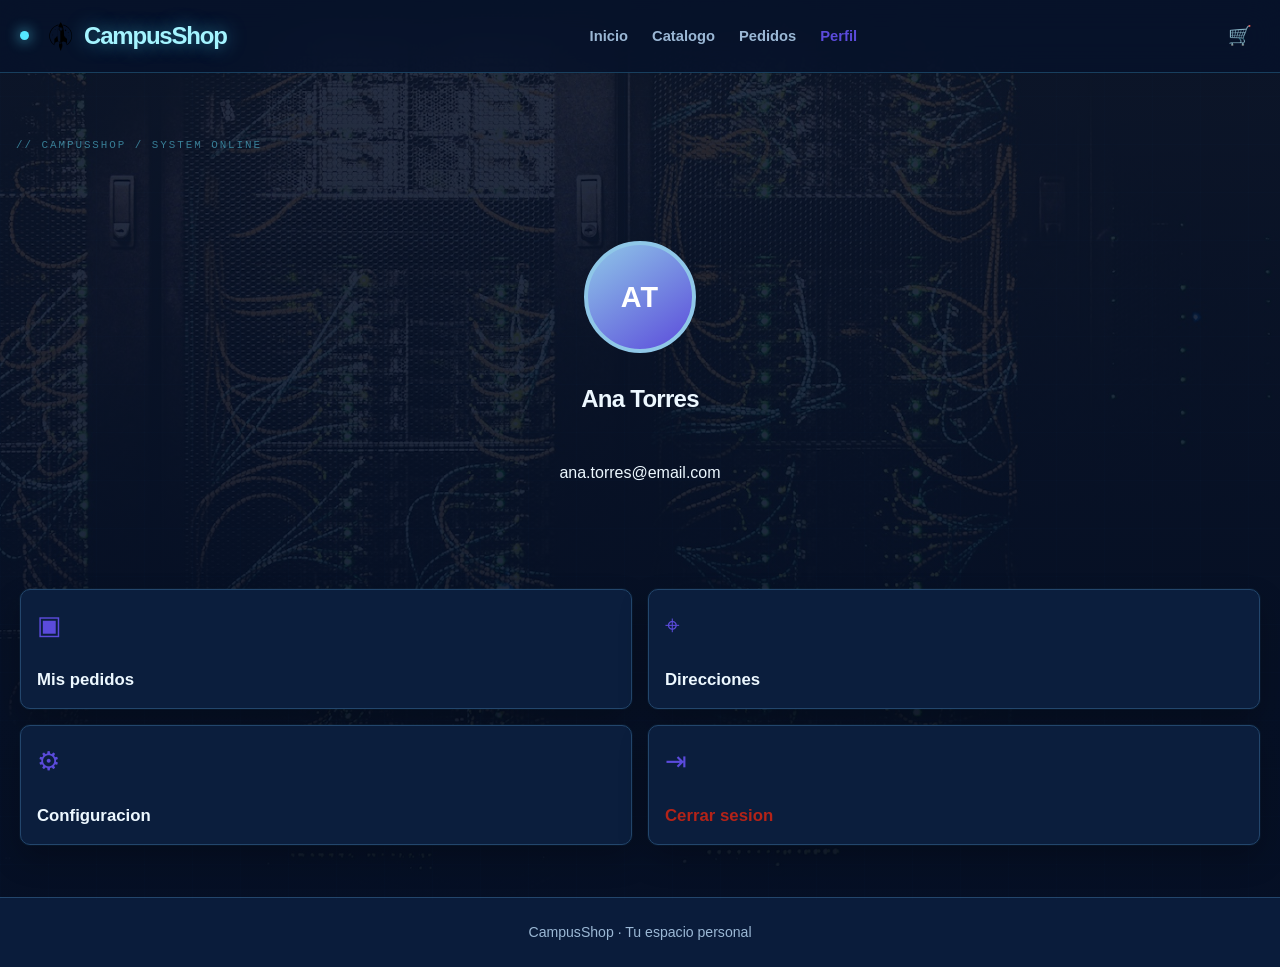
<file: perfil.html>
<!doctype html>
<html lang="es">
  <head>
    <meta charset="utf-8" />
    <meta name="viewport" content="width=device-width, initial-scale=1" />
    <meta name="description" content="Perfil de usuario CampusShop" />
    <title>CampusShop | Perfil</title>
    <link rel="stylesheet" href="css/base.css" />
    <link rel="stylesheet" href="css/layout.css" />
    <link rel="stylesheet" href="css/components.css" />
    <link rel="stylesheet" href="css/responsive.css" />
  </head>
  <body>
    <div class="site-shell">
      <header class="site-header">
        <div class="container header-inner">
          <a class="brand" href="index.html"><img src="imagenes/logo.png.svg" alt="CampusShop" /><span>CampusShop</span></a>
          <nav class="main-nav" aria-label="Navegacion principal">
            <a href="index.html">Inicio</a><a href="catalogo.html">Catalogo</a
            ><a href="historial.html">Pedidos</a
            ><a href="perfil.html" aria-current="page">Perfil</a>
          </nav>
          <a class="icon-button" href="carrito.html" aria-label="Ver carrito"
            >🛒</a
          >
        </div>
      </header>
      <main class="page-main">
        <div class="container">
          <section class="profile-header section">
            <div class="avatar avatar-initials" aria-hidden="true">AT</div>
            <h1>Ana Torres</h1>
            <p>ana.torres@email.com</p>
          </section>
          <section class="profile-actions" aria-label="Opciones de perfil">
            <a class="profile-action" href="historial.html"
              ><span class="action-icon">▣</span><strong>Mis pedidos</strong></a
            ><a class="profile-action" href="vacio.html"
              ><span class="action-icon">⌖</span><strong>Direcciones</strong></a
            ><a class="profile-action" href="vacio.html"
              ><span class="action-icon">⚙</span
              ><strong>Configuracion</strong></a
            ><a class="profile-action danger" href="index.html"
              ><span class="action-icon">⇥</span
              ><strong>Cerrar sesion</strong></a
            >
          </section>
        </div>
      </main>
      <footer class="site-footer">
        <div class="container">CampusShop · Tu espacio personal</div>
      </footer>
      <nav class="bottom-nav" aria-label="Navegacion movil">
        <a href="index.html"><span>⌂</span>Inicio</a
        ><a href="catalogo.html"><span>▦</span>Categorias</a
        ><a href="carrito.html"><span>🛒</span>Carrito</a
        ><a href="historial.html"><span>▣</span>Pedidos</a
        ><a href="perfil.html" aria-current="page"><span>♙</span>Perfil</a>
      </nav>
    </div>
  </body>
</html>
</file>
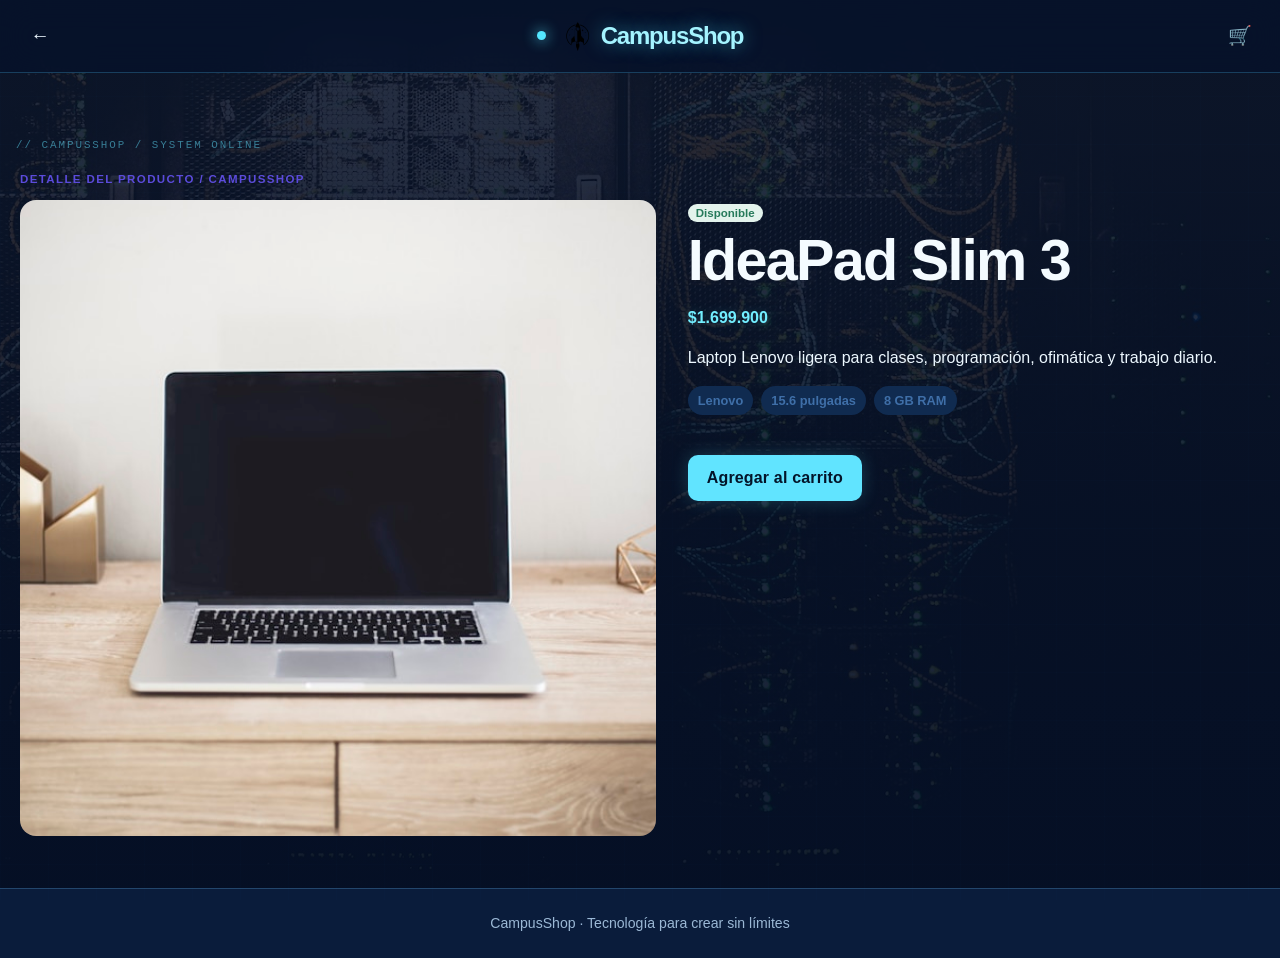
<file: producto.html>
<!doctype html>
<html lang="es">
  <head>
    <meta charset="utf-8" />
    <meta name="viewport" content="width=device-width, initial-scale=1" />
    <meta
      name="description"
      content="Detalle de productos tecnológicos CampusShop"
    />
    <title>CampusShop | Producto</title>
    <link rel="stylesheet" href="css/base.css" />
    <link rel="stylesheet" href="css/layout.css" />
    <link rel="stylesheet" href="css/components.css" />
    <link rel="stylesheet" href="css/responsive.css" />
  </head>
  <body>
    <div class="site-shell">
      <header class="site-header">
        <div class="container header-inner">
          <a
            class="icon-button"
            href="catalogo.html"
            aria-label="Volver al catálogo"
            >←</a
          ><a class="brand" href="index.html"><img src="imagenes/logo.png.svg" alt="CampusShop" /><span>CampusShop</span></a
          ><a class="icon-button" href="carrito.html" aria-label="Ver carrito"
            >🛒</a
          >
        </div>
      </header>
      <main class="page-main">
        <div class="container product-hub">
          <p class="eyebrow">Detalle del producto / CampusShop</p>
          <!-- EDITA AQUI: cada bloque es un producto. Cambia imagen, nombre, precio y especificaciones. -->
          <!-- EDITA AQUI: agrega las imágenes de los cinco productos nuevos en imagenes/. -->
          <section class="product-choice" id="ideapad">
            <div>
              <img
                class="product-hero-image"
                src="imagenes/ideapad-slim-3 (1).jpg"
                alt="Lenovo IdeaPad Slim 3"
              />
            </div>
            <div>
              <span class="badge badge-stock">Disponible</span>
              <h1>IdeaPad Slim 3</h1>
              <p class="price">$1.699.900</p>
              <p>
                Laptop Lenovo ligera para clases, programación, ofimática y
                trabajo diario.
              </p>
              <div class="tag-list">
                <span class="tag">Lenovo</span
                ><span class="tag">15.6 pulgadas</span
                ><span class="tag">8 GB RAM</span>
              </div>
              <a class="button button-primary" href="carrito.html"
                >Agregar al carrito</a
              >
            </div>
          </section>
          <section class="product-choice" id="hplaptop">
            <div>
              <img
                class="product-hero-image"
                src="imagenes/hp-laptop-15 (1).jpg"
                alt="HP Laptop 15"
              />
            </div>
            <div>
              <span class="badge badge-stock">Disponible</span>
              <h1>Laptop 15 HP</h1>
              <p class="price">$1.899.900</p>
              <p>
                Portátil HP de 15 pulgadas con SSD de 512 GB para productividad
                y desarrollo.
              </p>
              <div class="tag-list">
                <span class="tag">HP</span><span class="tag">Full HD</span
                ><span class="tag">SSD 512 GB</span>
              </div>
              <a class="button button-primary" href="carrito.html"
                >Agregar al carrito</a
              >
            </div>
          </section>
          <section class="product-choice" id="vivobook">
            <div>
              <img
                class="product-hero-image"
                src="imagenes/vivobook-15 (1).jpg"
                alt="ASUS Vivobook 15"
              />
            </div>
            <div>
              <span class="badge badge-sale">Oferta</span>
              <h1>ASUS Vivobook 15</h1>
              <p class="price">$1.799.900</p>
              <p>
                Portátil ASUS con pantalla Full HD y rendimiento equilibrado
                para estudiar y crear.
              </p>
              <div class="tag-list">
                <span class="tag">ASUS</span><span class="tag">Full HD</span
                ><span class="tag">8 GB RAM</span>
              </div>
              <a class="button button-primary" href="carrito.html"
                >Agregar al carrito</a
              >
            </div>
          </section>
          <section class="product-choice" id="aspire">
            <div>
              <img
                class="product-hero-image"
                src="imagenes/aspire-go (1).jpg"
                alt="Acer Aspire Go"
              />
            </div>
            <div>
              <span class="badge badge-stock">Disponible</span>
              <h1>Acer Aspire Go</h1>
              <p class="price">$1.549.900</p>
              <p>
                Laptop Acer práctica y ligera con almacenamiento SSD para tareas
                universitarias.
              </p>
              <div class="tag-list">
                <span class="tag">Acer</span
                ><span class="tag">15.6 pulgadas</span
                ><span class="tag">SSD 512 GB</span>
              </div>
              <a class="button button-primary" href="carrito.html"
                >Agregar al carrito</a
              >
            </div>
          </section>
          <section class="product-choice" id="vivobookgo">
            <div>
              <img
                class="product-hero-image"
                src="imagenes/vivobook-go-15 (1).jpg"
                alt="ASUS Vivobook Go 15"
              />
            </div>
            <div>
              <span class="badge badge-stock">Disponible</span>
              <h1>ASUS Vivobook Go 15</h1>
              <p class="price">$1.499.900</p>
              <p>
                Portátil compacto y liviano para programar, estudiar y trabajar
                desde cualquier lugar.
              </p>
              <div class="tag-list">
                <span class="tag">ASUS</span
                ><span class="tag">Portátil ligero</span
                ><span class="tag">8 GB RAM</span>
              </div>
              <a class="button button-primary" href="carrito.html"
                >Agregar al carrito</a
              >
            </div>
          </section>
          <section class="product-choice" id="taba9">
            <div>
              <img
                class="product-hero-image"
                src="imagenes/galaxy-tab-a9 (1).jpg"
                alt="Samsung Galaxy Tab A9"
              />
            </div>
            <div>
              <span class="badge badge-sale">Oferta</span>
              <h1>Samsung Galaxy Tab A9</h1>
              <p class="price">$599.900</p>
              <p>
                Tablet compacta para lectura, notas, clases y consumo de
                contenido.
              </p>
              <div class="tag-list">
                <span class="tag">Samsung</span
                ><span class="tag">8.7 pulgadas</span
                ><span class="tag">Wi-Fi</span>
              </div>
              <a class="button button-primary" href="carrito.html"
                >Agregar al carrito</a
              >
            </div>
          </section>
          <section class="product-choice" id="airpods">
            <div>
              <img
                class="product-hero-image"
                src="imagenes/airpods-4.jpg"
                alt="Apple AirPods 4"
              />
            </div>
            <div>
              <span class="badge badge-stock">Nuevo</span>
              <h1>Apple AirPods 4</h1>
              <p class="price">$699.900</p>
              <p>
                Audífonos inalámbricos Apple con estuche de carga y conexión
                Bluetooth.
              </p>
              <div class="tag-list">
                <span class="tag">Apple</span><span class="tag">Bluetooth</span
                ><span class="tag">Inalámbricos</span>
              </div>
              <a class="button button-primary" href="carrito.html"
                >Agregar al carrito</a
              >
            </div>
          </section>
          <section class="product-choice" id="tune">
            <div>
              <img
                class="product-hero-image"
                src="imagenes/tune-770nc (1).jpg"
                alt="JBL Tune 770NC"
              />
            </div>
            <div>
              <span class="badge badge-sale">Oferta</span>
              <h1>JBL Tune 770NC</h1>
              <p class="price">$349.900</p>
              <p>
                Audífonos JBL inalámbricos con cancelación activa de ruido para
                concentrarte.
              </p>
              <div class="tag-list">
                <span class="tag">JBL</span
                ><span class="tag">Noise cancelling</span
                ><span class="tag">Bluetooth</span>
              </div>
              <a class="button button-primary" href="carrito.html"
                >Agregar al carrito</a
              >
            </div>
          </section>
          <section class="product-choice" id="buds">
            <div>
              <img
                class="product-hero-image"
                src="imagenes/galaxy-buds-fe (1).jpg"
                alt="Samsung Galaxy Buds FE"
              />
            </div>
            <div>
              <span class="badge badge-stock">Disponible</span>
              <h1>Samsung Galaxy Buds FE</h1>
              <p class="price">$299.900</p>
              <p>
                Audífonos compactos Samsung con cancelación activa y conexión
                inalámbrica.
              </p>
              <div class="tag-list">
                <span class="tag">Samsung</span><span class="tag">ANC</span
                ><span class="tag">Bluetooth</span>
              </div>
              <a class="button button-primary" href="carrito.html"
                >Agregar al carrito</a
              >
            </div>
          </section>
          <section class="product-choice" id="mxmaster">
            <div>
              <img
                class="product-hero-image"
                src="imagenes/mx-master-3s (1).jpg"
                alt="Logitech MX Master 3S"
              />
            </div>
            <div>
              <span class="badge badge-stock">Recomendado</span>
              <h1>Logitech MX Master 3S</h1>
              <p class="price">$399.900</p>
              <p>
                Mouse inalámbrico ergonómico para productividad, diseño y
                programación.
              </p>
              <div class="tag-list">
                <span class="tag">Logitech</span
                ><span class="tag">Inalámbrico</span
                ><span class="tag">Ergonómico</span>
              </div>
              <a class="button button-primary" href="carrito.html"
                >Agregar al carrito</a
              >
            </div>
          </section>
          <section class="product-choice" id="pebble">
            <div>
              <img
                class="product-hero-image"
                src="imagenes/pebble-keys-2 (1).jpg"
                alt="Logitech Pebble Keys 2 K380s"
              />
            </div>
            <div>
              <span class="badge badge-stock">Disponible</span>
              <h1>Logitech Pebble Keys 2 K380s</h1>
              <p class="price">$169.900</p>
              <p>
                Teclado compacto Bluetooth para trabajar con varios
                dispositivos.
              </p>
              <div class="tag-list">
                <span class="tag">Logitech</span
                ><span class="tag">Bluetooth</span
                ><span class="tag">Compacto</span>
              </div>
              <a class="button button-primary" href="carrito.html"
                >Agregar al carrito</a
              >
            </div>
          </section>
          <section class="product-choice" id="anker">
            <div>
              <img
                class="product-hero-image"
                src="imagenes/anker-332-usbc (1).jpg"
                alt="Anker 332 USB-C Hub"
              />
            </div>
            <div>
              <span class="badge badge-stock">Disponible</span>
              <h1>Anker 332 USB-C Hub</h1>
              <p class="price">$149.900</p>
              <p>
                Hub USB-C con HDMI y puertos USB 3.0 para ampliar tu estación de
                trabajo.
              </p>
              <div class="tag-list">
                <span class="tag">Anker</span><span class="tag">HDMI</span
                ><span class="tag">USB-C</span>
              </div>
              <a class="button button-primary" href="carrito.html"
                >Agregar al carrito</a
              >
            </div>
          </section>
          <section class="product-choice" id="c920">
            <div>
              <img
                class="product-hero-image"
                src="imagenes/c920 (1).jpg"
                alt="Logitech C920"
              />
            </div>
            <div>
              <span class="badge badge-stock">Disponible</span>
              <h1>Logitech C920</h1>
              <p class="price">$299.900</p>
              <p>
                Webcam Full HD con micrófonos estéreo para videollamadas, clases
                virtuales y reuniones.
              </p>
              <div class="tag-list">
                <span class="tag">Full HD</span><span class="tag">1080p</span
                ><span class="tag">USB</span>
              </div>
              <a class="button button-primary" href="carrito.html"
                >Agregar al carrito</a
              >
            </div>
          </section>
          <section class="product-choice" id="t7shield">
            <div>
              <img
                class="product-hero-image"
                src="imagenes/samsung-t7-shield (1).jpg"
                alt="Samsung T7 Shield"
              />
            </div>
            <div>
              <span class="badge badge-stock">Resistente</span>
              <h1>Samsung T7 Shield</h1>
              <p class="price">$499.900</p>
              <p>
                SSD externo de 1 TB, compacto y resistente para respaldos y
                proyectos.
              </p>
              <div class="tag-list">
                <span class="tag">Samsung</span><span class="tag">1 TB</span
                ><span class="tag">USB-C</span>
              </div>
              <a class="button button-primary" href="carrito.html"
                >Agregar al carrito</a
              >
            </div>
          </section>
          <section class="product-choice" id="xs1000">
            <div>
              <img
                class="product-hero-image"
                src="imagenes/kingston-xs1000 (1).jpg"
                alt="Kingston XS1000 1TB"
              />
            </div>
            <div>
              <span class="badge badge-sale">Oferta</span>
              <h1>Kingston XS1000 1TB</h1>
              <p class="price">$379.900</p>
              <p>
                SSD externo pequeño y rápido para transportar tu código,
                archivos y respaldos.
              </p>
              <div class="tag-list">
                <span class="tag">Kingston</span><span class="tag">1 TB</span
                ><span class="tag">USB-C</span>
              </div>
              <a class="button button-primary" href="carrito.html"
                >Agregar al carrito</a
              >
            </div>
          </section>
        </div>
      </main>
      <footer class="site-footer">
        <div class="container">
          CampusShop · Tecnología para crear sin límites
        </div>
      </footer>
      <nav class="bottom-nav" aria-label="Navegación móvil">
        <a href="index.html"><span>⌂</span>Inicio</a
        ><a href="catalogo.html"><span>▦</span>Categorias</a
        ><a href="carrito.html"><span>🛒</span>Carrito</a
        ><a href="historial.html"><span>▣</span>Pedidos</a
        ><a href="perfil.html"><span>♙</span>Perfil</a>
      </nav>
    </div>
  </body>
</html>
</file>
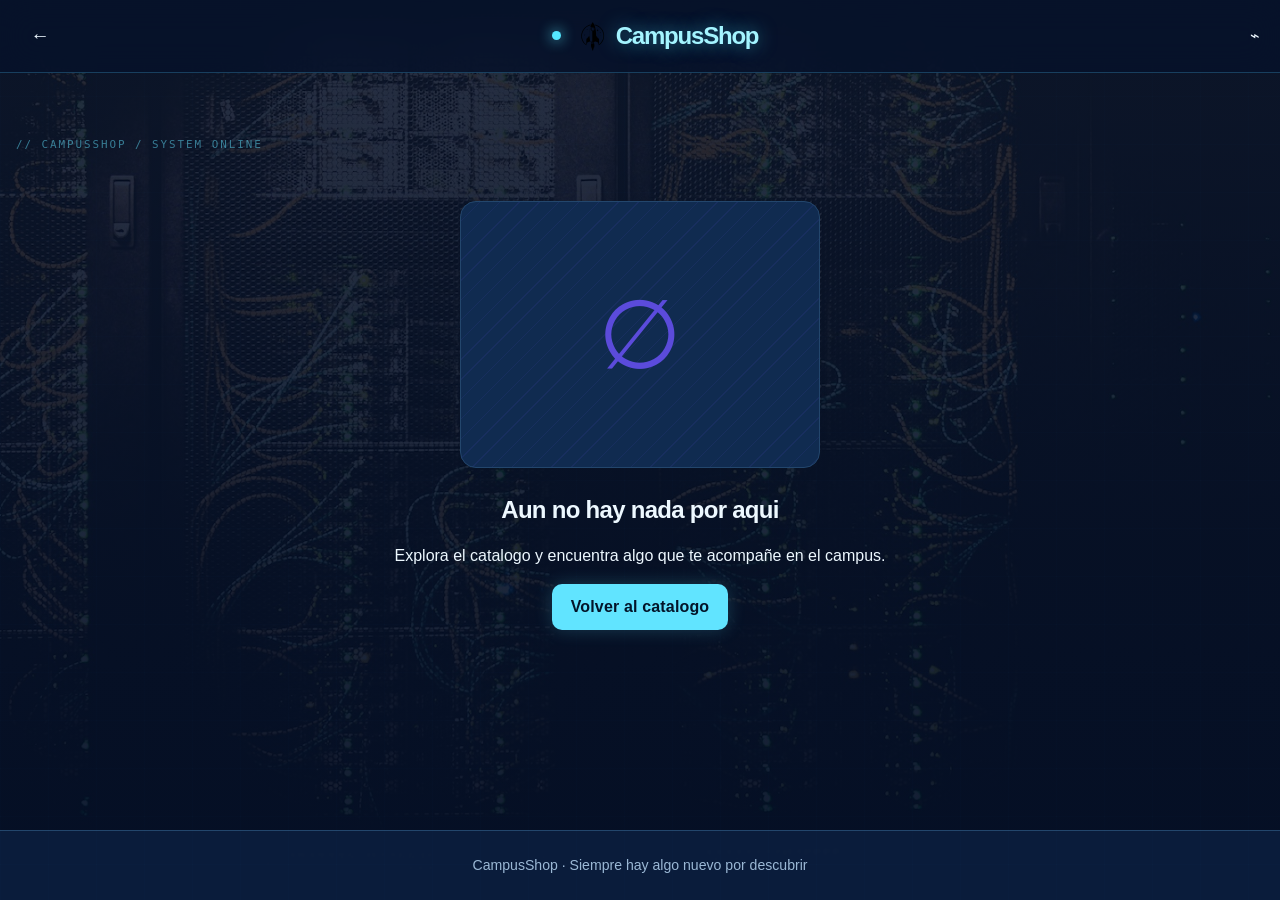
<file: vacio.html>
<!doctype html>
<html lang="es">
  <head>
    <meta charset="utf-8" />
    <meta name="viewport" content="width=device-width, initial-scale=1" />
    <meta name="description" content="Estado vacio CampusShop" />
    <title>CampusShop | Sin resultados</title>
    <link rel="stylesheet" href="css/base.css" />
    <link rel="stylesheet" href="css/layout.css" />
    <link rel="stylesheet" href="css/components.css" />
    <link rel="stylesheet" href="css/responsive.css" />
  </head>
  <body>
    <div class="site-shell">
      <header class="site-header">
        <div class="container header-inner">
          <a class="icon-button" href="index.html" aria-label="Volver al inicio"
            >←</a
          ><a class="brand" href="index.html"><img src="imagenes/logo.png.svg" alt="CampusShop" /><span>CampusShop</span></a
          ><span aria-hidden="true">⌁</span>
        </div>
      </header>
      <main class="page-main">
        <div class="container">
          <section class="empty-state">
            <div class="empty-illustration" aria-hidden="true">
              <span>∅</span>
            </div>
            <h1>Aun no hay nada por aqui</h1>
            <p>
              Explora el catalogo y encuentra algo que te acompañe en el campus.
            </p>
            <a class="button button-primary" href="catalogo.html"
              >Volver al catalogo</a
            >
          </section>
        </div>
      </main>
      <footer class="site-footer">
        <div class="container">
          CampusShop · Siempre hay algo nuevo por descubrir
        </div>
      </footer>
      <nav class="bottom-nav" aria-label="Navegacion movil">
        <a href="index.html"><span>⌂</span>Inicio</a
        ><a href="catalogo.html"><span>▦</span>Categorias</a
        ><a href="carrito.html"><span>🛒</span>Carrito</a
        ><a href="historial.html"><span>▣</span>Pedidos</a
        ><a href="perfil.html"><span>♙</span>Perfil</a>
      </nav>
    </div>
  </body>
</html>
</file>
<file: css/base.css>
:root {
  --primary: #5b4bdb;
  --primary-dark: #4033a3;
  --secondary: #3f6fa8;
  --accent: #8fc7e8;
  --background: #06122a;
  --surface: #0b1e3d;
  --surface-alt: #102b50;
  --text: #edf8ff;
  --text-secondary: #9bb8d5;
  --border: #23466c;
  --success: #267a5a;
  --warning: #9a6700;
  --error: #b42318;
  --neon: #61e4ff;
  --neon-soft: rgba(97, 228, 255, 0.14);
  --shadow-card:
    0 14px 30px rgba(0, 0, 0, 0.24), 0 0 0 1px rgba(74, 194, 255, 0.05);
  --radius-small: 6px;
  --radius-medium: 10px;
  --radius-large: 16px;
  --space-xs: 4px;
  --space-sm: 8px;
  --space-md: 16px;
  --space-lg: 24px;
  --space-xl: 32px;
  --container-width: 1800px;
  --font-family: "Segoe UI", Tahoma, Geneva, Verdana, sans-serif;
}
* {
  box-sizing: border-box;
}
::selection {
  color: #06122a;
  background: var(--neon);
}
html {
  scroll-behavior: smooth;
}
body {
  margin: 0;
  background:
    linear-gradient(rgba(3, 14, 37, 0.82), rgba(3, 14, 37, 0.94)),
    url("../imagenes/fondo-futurista (1).jpg") center / cover fixed,
    var(--background);
  color: var(--text);
  font-family: var(--font-family);
  line-height: 1.5;
}
body::before {
  content: "";
  position: fixed;
  inset: 0;
  pointer-events: none;
  opacity: 0.16;
  background-image:
    linear-gradient(rgba(97, 228, 255, 0.08) 1px, transparent 1px),
    linear-gradient(90deg, rgba(97, 228, 255, 0.08) 1px, transparent 1px);
  background-size: 48px 48px;
}
img {
  display: block;
  max-width: 100%;
}
a {
  color: inherit;
  text-decoration: none;
}
button,
input,
select {
  font: inherit;
}
button {
  cursor: pointer;
}
:focus-visible {
  outline: 3px solid var(--accent);
  outline-offset: 3px;
}
h1,
h2,
h3 {
  letter-spacing: -0.03em;
}
.visually-hidden {
  position: absolute;
  width: 1px;
  height: 1px;
  padding: 0;
  margin: -1px;
  overflow: hidden;
  clip: rect(0, 0, 0, 0);
  white-space: nowrap;
  border: 0;
}

body:has(#theme-switch:checked) {
  --background: #f3f6f7;
  --surface: #ffffff;
  --surface-alt: #e7eff1;
  --text: #1d343b;
  --text-secondary: #587078;
  --border: #c7d6da;
  --neon: #267a86;
  --shadow-card: 0 10px 24px rgba(39, 70, 78, 0.12);
  background: var(--background);
  color: var(--text);
}

body:has(#theme-switch:checked)::before {
  opacity: 0.04;
}
</file>
<file: css/layout.css>
body {
  min-height: 100vh;
}
.site-shell {
  min-height: 100vh;
  display: flex;
  flex-direction: column;
}
.container {
  width: min(100% - 32px, var(--container-width));
  margin-inline: auto;
}
.site-header {
  background: rgba(6, 18, 42, 0.86);
  -webkit-backdrop-filter: blur(16px);
  backdrop-filter: blur(16px);
  border-bottom: 1px solid rgba(70, 178, 230, 0.28);
  position: sticky;
  top: 0;
  z-index: 10;
}
.header-inner {
  min-height: 72px;
  display: flex;
  align-items: center;
  justify-content: space-between;
  gap: var(--space-md);
}
.brand {
  display: inline-flex;
  align-items: center;
  gap: 8px;
  color: #a4f4ff;
  font-size: 1.25rem;
  font-weight: 900;
  letter-spacing: -0.05em;
  text-shadow: 0 0 18px rgba(83, 231, 255, 0.5);
}
.brand img {
  display: block;
  width: 32px;
  height: 32px;
  object-fit: contain;
}
.brand::before {
  content: "";
  display: inline-block;
  width: 9px;
  height: 9px;
  margin: 0 7px 2px 0;
  background: #54e7ff;
  border-radius: 50%;
  box-shadow: 0 0 14px #54e7ff;
}
.main-nav {
  display: none;
  gap: var(--space-lg);
  color: var(--text-secondary);
  font-size: 0.92rem;
  font-weight: 700;
}
.main-nav a:hover,
.main-nav a[aria-current="page"] {
  color: var(--primary);
}
.header-actions {
  display: flex;
  align-items: center;
  gap: var(--space-sm);
}
.menu-trigger {
  display: grid;
  flex: 0 0 auto;
}
.category-menu-container {
  flex: 0 0 auto;
}
.category-menu-container summary {
  list-style: none;
}
.category-menu-container summary::-webkit-details-marker {
  display: none;
}
.category-menu {
  position: absolute;
  top: calc(100% + 10px);
  left: max(16px, calc((100vw - var(--container-width)) / 2));
  z-index: 30;
  width: min(280px, calc(100vw - 32px));
  padding: 14px;
  background: rgba(11, 30, 61, 0.98);
  border: 1px solid var(--border);
  border-radius: var(--radius-medium);
  box-shadow: var(--shadow-card);
}
.category-menu-title {
  margin: 0 0 8px;
  color: var(--text-secondary);
  font-size: 0.68rem;
  font-weight: 900;
  letter-spacing: 0.12em;
  text-transform: uppercase;
}
.category-menu a {
  display: flex;
  align-items: center;
  justify-content: space-between;
  padding: 10px 8px;
  color: var(--text);
  border-radius: var(--radius-small);
  font-weight: 700;
}
.category-menu a:hover,
.category-menu a:focus-visible {
  color: var(--neon);
  background: var(--surface-alt);
}
.category-menu a span {
  color: var(--primary);
  font-size: 0.7rem;
  letter-spacing: 0.08em;
}
.icon-button {
  width: 40px;
  height: 40px;
  display: grid;
  place-items: center;
  color: var(--text);
  background: transparent;
  border: 1px solid transparent;
  border-radius: 50%;
  font-size: 1.2rem;
}
.icon-button:hover {
  background: var(--surface-alt);
  border-color: var(--border);
}
.page-main {
  flex: 1;
  padding-block: clamp(28px, 5vw, 64px) 104px;
  position: relative;
}
.page-main::before {
  content: "// CAMPUSSHOP / SYSTEM ONLINE";
  display: block;
  width: min(100% - 32px, var(--container-width));
  margin: 0 auto 18px;
  color: rgba(97, 228, 255, 0.5);
  font-family: Consolas, monospace;
  font-size: 0.68rem;
  letter-spacing: 0.18em;
}
.page-heading {
  margin-bottom: var(--space-lg);
}
.page-heading h1,
.page-heading h2 {
  margin: 0 0 var(--space-xs);
  color: #f4fbff;
  font-size: clamp(1.9rem, 5vw, 3.4rem);
  line-height: 1.02;
}
.page-heading p {
  margin: 0;
  color: var(--text-secondary);
}
.section {
  margin-block: clamp(40px, 7vw, 88px);
}
.section-heading {
  display: flex;
  align-items: center;
  justify-content: space-between;
  gap: var(--space-md);
  margin-bottom: var(--space-md);
}
.section-heading h2 {
  margin: 0;
  color: #f4fbff;
  font-size: 1.25rem;
}
.site-footer {
  padding: var(--space-lg) 0;
  color: var(--text-secondary);
  text-align: center;
  font-size: 0.88rem;
  border-top: 1px solid var(--border);
  background: rgba(11, 30, 61, 0.92);
}
.bottom-nav {
  position: fixed;
  bottom: 0;
  left: 0;
  right: 0;
  z-index: 20;
  display: grid;
  grid-template-columns: repeat(5, 1fr);
  padding: var(--space-sm);
  background: rgba(6, 18, 42, 0.95);
  border-top: 1px solid var(--border);
  box-shadow: 0 -4px 22px rgba(0, 190, 255, 0.12);
}
.bottom-nav a {
  display: grid;
  gap: 2px;
  justify-items: center;
  color: var(--text-secondary);
  font-size: 0.72rem;
  font-weight: 700;
}
.bottom-nav a[aria-current="page"] {
  color: var(--primary);
}
.bottom-nav span:first-child {
  font-size: 1.1rem;
}
.brand {
  display: inline-flex;
  align-items: center;
  gap: 8px;
}

.brand img {
  width: 32px;
  height: 32px;
  object-fit: contain;
}

body:has(#theme-switch:checked) .site-header {
  background: rgba(255, 255, 255, 0.94);
  border-bottom-color: var(--border);
}

body:has(#theme-switch:checked) .brand {
  color: #245964;
  text-shadow: none;
}

body:has(#theme-switch:checked) .brand::before {
  background: #3d9aa5;
  box-shadow: 0 0 10px rgba(61, 154, 165, 0.45);
}

body:has(#theme-switch:checked) .page-main::before {
  color: rgba(38, 122, 134, 0.65);
}

body:has(#theme-switch:checked) .page-heading h1,
body:has(#theme-switch:checked) .page-heading h2,
body:has(#theme-switch:checked) .section-heading h2 {
  color: var(--text);
}

body:has(#theme-switch:checked) .site-footer,
body:has(#theme-switch:checked) .bottom-nav {
  background: rgba(255, 255, 255, 0.96);
  border-color: var(--border);
}

body:has(#theme-switch:checked) .bottom-nav a,
body:has(#theme-switch:checked) .main-nav {
  color: var(--text-secondary);
}
</file>
<file: css/components.css>
.button {
  display: inline-flex;
  align-items: center;
  justify-content: center;
  min-height: 46px;
  padding: 10px 18px;
  border: 1px solid transparent;
  border-radius: var(--radius-medium);
  font-weight: 800;
  letter-spacing: 0.01em;
  transition:
    transform 0.2s ease,
    background 0.2s ease,
    box-shadow 0.2s ease;
}
.button:hover {
  transform: translateY(-1px);
  box-shadow: var(--shadow-card);
}
.button-primary {
  color: #031429;
  background: #61e4ff;
  box-shadow: 0 0 18px rgba(97, 228, 255, 0.2);
}
.button-primary:hover {
  color: white;
  background: var(--primary);
}
.button-secondary {
  color: var(--neon);
  background: var(--surface-alt);
  border-color: var(--border);
}
.button-danger {
  color: #fff;
  background: var(--error);
}
.text-link {
  color: var(--primary);
  font-weight: 800;
}
.eyebrow,
.product-kicker {
  color: var(--primary);
  font-size: 0.72rem;
  font-weight: 900;
  letter-spacing: 0.12em;
  text-transform: uppercase;
}
.hero-copy h1 {
  max-width: 700px;
  margin: 10px 0 18px;
  font-size: clamp(2.5rem, 10vw, 5.7rem);
  line-height: 0.96;
  letter-spacing: -0.07em;
}
.hero-description {
  max-width: 530px;
  color: var(--text-secondary);
  font-size: 1.05rem;
}
.hero-actions {
  display: flex;
  flex-wrap: wrap;
  gap: var(--space-sm);
  margin-top: var(--space-lg);
}
.button-quiet {
  color: var(--neon);
  background: rgba(11, 30, 61, 0.55);
  border-color: var(--border);
}
body:has(#theme-switch:checked) .button-quiet,
body:has(#theme-switch:checked) .search-bar,
body:has(#theme-switch:checked) .category-card,
body:has(#theme-switch:checked) .product-card {
  background: rgba(255, 255, 255, 0.82);
}
body:has(#theme-switch:checked) .search-bar input {
  color: var(--text);
}
.hero-proof {
  display: flex;
  flex-wrap: wrap;
  gap: 18px;
  margin-top: 36px;
  padding-top: 18px;
  border-top: 1px solid var(--border);
  color: var(--text-secondary);
  font-size: 0.76rem;
}
.hero-proof strong {
  display: block;
  color: var(--text);
  font-size: 1rem;
}
.hero-visual {
  min-height: 390px;
  position: relative;
  overflow: hidden;
  background: var(--text);
  border-radius: var(--radius-large);
  box-shadow: 18px 24px 50px rgba(23, 32, 51, 0.16);
  isolation: isolate;
}
.hero-visual::before {
  content: "";
  position: absolute;
  inset: 0;
  background:
    linear-gradient(135deg, rgba(91, 75, 219, 0.9), transparent 55%),
    repeating-linear-gradient(
      135deg,
      rgba(255, 255, 255, 0.06) 0 1px,
      transparent 1px 13px
    );
  z-index: -1;
}
.visual-label {
  position: absolute;
  top: 20px;
  left: 20px;
  color: rgba(255, 255, 255, 0.7);
  font-size: 0.68rem;
  letter-spacing: 0.16em;
  text-transform: uppercase;
}
.visual-orbit {
  position: absolute;
  border: 1px solid rgba(255, 255, 255, 0.22);
  border-radius: 50%;
}
.orbit-one {
  width: 310px;
  height: 310px;
  right: -100px;
  top: 32px;
}
.orbit-two {
  width: 210px;
  height: 210px;
  left: -70px;
  bottom: -80px;
}
.visual-tile {
  position: absolute;
  display: flex;
  flex-direction: column;
  justify-content: space-between;
  padding: 20px;
  border-radius: var(--radius-medium);
  box-shadow: 0 18px 30px rgba(0, 0, 0, 0.2);
}
.tile-main {
  width: 190px;
  height: 250px;
  left: 14%;
  top: 22%;
  color: var(--text);
  background: var(--accent);
  transform: rotate(-7deg);
}
.tile-main strong {
  font-size: 1.8rem;
  line-height: 0.95;
  letter-spacing: -0.06em;
}
.tile-main small {
  font-size: 0.72rem;
}
.tile-mark {
  color: var(--primary-dark);
  font-weight: 900;
  letter-spacing: 0.08em;
}
.tile-side {
  width: 140px;
  height: 170px;
  right: 8%;
  bottom: 13%;
  color: white;
  background: var(--primary);
  transform: rotate(9deg);
}
.tile-side strong {
  font-size: 1.3rem;
  line-height: 0.95;
}
.tile-icon {
  font-size: 2rem;
}
.visual-stamp {
  position: absolute;
  top: 48%;
  right: 13%;
  color: white;
  font-size: 0.68rem;
  font-weight: 900;
  line-height: 1.1;
  letter-spacing: 0.15em;
  text-align: center;
  transform: rotate(12deg);
}
.search-bar {
  display: flex;
  align-items: center;
  gap: var(--space-sm);
  min-height: 48px;
  padding: 0 var(--space-md);
  background: rgba(11, 30, 61, 0.82);
  border: 1px solid var(--border);
  border-radius: var(--radius-medium);
  box-shadow: inset 0 0 20px rgba(97, 228, 255, 0.03);
}
.search-bar input {
  width: 100%;
  border: 0;
  outline: 0;
  color: var(--text);
  background: transparent;
}
.search-bar .button {
  flex: 0 0 auto;
  min-height: 38px;
  padding-block: 7px;
}
.category-grid {
  display: grid;
  grid-template-columns: repeat(2, 1fr);
  gap: var(--space-sm);
}
.category-card {
  min-height: 132px;
  display: flex;
  flex-direction: column;
  justify-content: space-between;
  padding: var(--space-md);
  color: var(--text);
  text-align: left;
  background: rgba(11, 30, 61, 0.76);
  border: 1px solid var(--border);
  border-radius: var(--radius-medium);
  transition:
    transform 0.2s ease,
    border-color 0.2s ease;
}
.category-card:hover {
  transform: translateY(-4px);
  border-color: var(--primary);
}
.category-card small {
  color: var(--text-secondary);
  font-size: 0.75rem;
}
.category-icon {
  color: var(--primary);
  font-size: 0.75rem;
  font-weight: 900;
  letter-spacing: 0.08em;
}
.product-grid {
  display: grid;
  grid-template-columns: repeat(2, 1fr);
  gap: var(--space-md);
}
.product-card {
  overflow: hidden;
  display: flex;
  flex-direction: column;
  background: rgba(11, 30, 61, 0.88);
  border: 1px solid var(--border);
  border-radius: var(--radius-medium);
  box-shadow: var(--shadow-card);
  transition:
    transform 0.2s ease,
    box-shadow 0.2s ease;
}
.product-card:hover {
  transform: translateY(-5px);
  box-shadow: 0 14px 28px rgba(23, 32, 51, 0.12);
}
.product-card-image {
  aspect-ratio: 1 / 1;
  width: 100%;
  object-fit: cover;
  background: var(--surface-alt);
}
.product-card-visual {
  aspect-ratio: 1 / 1;
  display: flex;
  flex-direction: column;
  justify-content: space-between;
  padding: 16px;
  color: white;
  font-size: 0.72rem;
  letter-spacing: 0.12em;
}
.product-card-visual span {
  opacity: 0.7;
}
.product-card-visual b {
  font-size: 1.35rem;
  line-height: 0.95;
  letter-spacing: -0.04em;
}
.visual-brown {
  background: linear-gradient(145deg, #c3a58f, #58453c 55%, #1d252c);
}
.visual-cream {
  color: var(--text);
  background: linear-gradient(145deg, #f4ead8, #d9c7ac);
}
.visual-blue {
  background: linear-gradient(145deg, #a8c4d7, #3f6fa8 55%, #172033);
}
.product-kicker {
  font-size: 0.62rem;
}
.catalog-sections {
  display: grid;
  gap: clamp(48px, 8vw, 96px);
}
.catalog-section {
  scroll-margin-top: 100px;
  transition: box-shadow 0.2s ease, border-color 0.2s ease;
}
.catalog-section.is-highlighted {
  border-radius: var(--radius-medium);
  box-shadow: 0 0 0 2px rgba(112, 220, 255, 0.45);
}
.catalog-section .section-heading {
  align-items: end;
  margin-bottom: var(--space-lg);
}
.catalog-section .section-heading h2 {
  margin-top: 6px;
  font-size: clamp(1.45rem, 4vw, 2rem);
}
.product-hub .product-choice {
  display: none;
}
.product-hub .product-choice:first-of-type {
  display: grid;
}
.product-hub:has(.product-choice:target) .product-choice:first-of-type {
  display: none;
}
.product-hub .product-choice:target {
  display: grid !important;
  min-height: 420px;
}
.product-choice {
  grid-template-columns: minmax(0, 1fr) minmax(0, 0.9fr);
  align-items: start;
  gap: var(--space-xl);
}
.product-choice h1 {
  margin: var(--space-sm) 0;
  color: #f4fbff;
  font-size: clamp(1.8rem, 5vw, 3.6rem);
  line-height: 1;
}
.product-choice .button {
  margin-top: var(--space-lg);
}
.product-card-body {
  display: flex;
  flex: 1;
  flex-direction: column;
  gap: var(--space-xs);
  padding: var(--space-md);
}
.product-card h3 {
  margin: 0;
  font-size: 0.98rem;
}
.product-card p {
  margin: 0;
  color: var(--text-secondary);
  font-size: 0.86rem;
}
.price {
  color: #72eeff;
  font-weight: 900;
  text-shadow: 0 0 12px rgba(114, 238, 255, 0.2);
}
.badge {
  width: fit-content;
  padding: 3px 8px;
  border-radius: 99px;
  font-size: 0.72rem;
  font-weight: 800;
}
.badge-sale {
  color: var(--error);
  background: #fde9e7;
}
.badge-stock {
  color: var(--success);
  background: #e3f3ec;
}
.card-actions {
  display: flex;
  align-items: center;
  justify-content: space-between;
  gap: var(--space-sm);
  margin-top: auto;
  padding-top: var(--space-sm);
}
.filter-row {
  display: flex;
  gap: var(--space-sm);
  overflow-x: auto;
  padding-bottom: var(--space-sm);
}
.filter-row select {
  min-width: 110px;
  padding: 10px 12px;
  color: var(--text);
  background: var(--surface);
  border: 1px solid var(--border);
  border-radius: var(--radius-medium);
}
.filter-link {
  display: inline-flex;
  align-items: center;
  min-height: 42px;
  padding: 8px 12px;
  color: var(--text);
  background: var(--surface);
  border: 1px solid var(--border);
  border-radius: var(--radius-medium);
  font-size: 0.86rem;
  font-weight: 800;
  white-space: nowrap;
}
.filter-link:hover,
.filter-link:focus-visible {
  color: var(--neon);
  border-color: var(--primary);
}
.catalog-filter-menu {
  position: relative;
  width: fit-content;
  margin-bottom: var(--space-lg);
}
.catalog-filter-menu summary {
  list-style: none;
}
.catalog-filter-menu summary::-webkit-details-marker {
  display: none;
}
.catalog-filter-menu summary::after {
  content: " +";
}
.catalog-filter-menu[open] summary::after {
  content: " -";
}
.catalog-filter-menu nav {
  position: absolute;
  top: calc(100% + 8px);
  left: 0;
  z-index: 15;
  display: grid;
  min-width: 220px;
  padding: var(--space-sm);
  background: var(--surface);
  border: 1px solid var(--border);
  border-radius: var(--radius-medium);
  box-shadow: var(--shadow-card);
}
.catalog-filter-menu nav a {
  padding: 10px 12px;
  color: var(--text);
  border-radius: var(--radius-small);
  font-weight: 700;
}
.catalog-filter-menu nav a:hover,
.catalog-filter-menu nav a:focus-visible {
  color: var(--neon);
  background: var(--surface-alt);
}
.catalog-anchor {
  display: block;
  scroll-margin-top: 100px;
}
.form-grid {
  display: grid;
  gap: var(--space-md);
}
.field {
  display: grid;
  gap: var(--space-xs);
}
.field label {
  font-size: 0.88rem;
  font-weight: 800;
}
.field input,
.field select,
.field textarea {
  width: 100%;
  padding: 12px;
  color: var(--text);
  background: rgba(6, 18, 42, 0.72);
  border: 1px solid var(--border);
  border-radius: var(--radius-small);
}
.field textarea {
  min-height: 110px;
  resize: vertical;
}
.panel {
  padding: var(--space-lg);
  background: linear-gradient(
    145deg,
    rgba(16, 43, 80, 0.92),
    rgba(11, 30, 61, 0.86)
  );
  border: 1px solid var(--border);
  border-radius: var(--radius-large);
  box-shadow: var(--shadow-card);
}
.order-summary {
  background: linear-gradient(
    145deg,
    rgba(14, 59, 91, 0.9),
    rgba(11, 30, 61, 0.88)
  );
}
.summary-line {
  display: flex;
  justify-content: space-between;
  gap: var(--space-md);
  padding-block: var(--space-sm);
  color: var(--text-secondary);
}
.summary-line.total {
  margin-top: var(--space-sm);
  padding-top: var(--space-md);
  color: var(--text);
  border-top: 1px solid var(--border);
  font-size: 1.08rem;
  font-weight: 900;
}
.product-detail {
  display: grid;
  gap: var(--space-lg);
}
.product-hero-image {
  width: 100%;
  aspect-ratio: 1 / 1;
  object-fit: cover;
  background: var(--surface-alt);
  border-radius: var(--radius-large);
}
.product-detail h1 {
  margin: 0;
  font-size: clamp(1.6rem, 7vw, 2.4rem);
  line-height: 1.1;
}
.tag-list {
  display: flex;
  flex-wrap: wrap;
  gap: var(--space-sm);
  margin-block: var(--space-md);
}
.tag {
  padding: 5px 10px;
  color: var(--secondary);
  background: var(--surface-alt);
  border-radius: 99px;
  font-size: 0.8rem;
  font-weight: 800;
}
.quantity {
  display: inline-flex;
  align-items: center;
  gap: var(--space-sm);
  color: var(--text-secondary);
  font-size: 0.78rem;
  font-weight: 800;
}
.quantity select {
  min-width: 58px;
  padding: 7px 8px;
  color: var(--text);
  background: var(--surface-alt);
  border: 1px solid var(--border);
  border-radius: var(--radius-small);
}
.quantity button {
  width: 32px;
  height: 32px;
  border: 1px solid var(--border);
  border-radius: 50%;
  background: var(--surface-alt);
}
.cart-list {
  display: grid;
  gap: var(--space-md);
}
.cart-item {
  display: grid;
  grid-template-columns: 88px 1fr;
  gap: var(--space-md);
  padding: var(--space-md);
  background: var(--surface);
  border: 1px solid var(--border);
  border-radius: var(--radius-medium);
  box-shadow: var(--shadow-card);
}
.cart-item img {
  width: 88px;
  height: 88px;
  object-fit: cover;
  border-radius: var(--radius-small);
  background: var(--surface-alt);
}
.cart-item h3 {
  margin: 0 0 var(--space-xs);
  font-size: 1rem;
}
.cart-item p {
  margin: 0 0 var(--space-sm);
  color: var(--text-secondary);
  font-size: 0.84rem;
}
.remove-item-toggle {
  position: absolute;
  width: 1px;
  height: 1px;
  opacity: 0;
}
.remove-item {
  display: inline-flex;
  width: fit-content;
  margin-top: var(--space-sm);
  padding: 6px 10px;
  color: #ff9d99;
  border: 1px solid rgba(255, 157, 153, 0.45);
  border-radius: var(--radius-small);
  cursor: pointer;
  font-size: 0.76rem;
  font-weight: 800;
}
.remove-item:hover,
.remove-item:focus-within {
  color: #fff;
  background: var(--error);
  border-color: var(--error);
}
.cart-item:has(.remove-item-toggle:checked) {
  display: none;
}
.cart-count,
.cart-total-state {
  display: none;
}
.cart-count-three,
.cart-total-all {
  display: inline;
}
.site-shell:has(#remove-ideapad:checked) .cart-count-three,
.site-shell:has(#remove-airpods:checked) .cart-count-three,
.site-shell:has(#remove-t7shield:checked) .cart-count-three {
  display: none;
}
.site-shell:has(#remove-ideapad:checked):not(:has(#remove-airpods:checked)):not(:has(#remove-t7shield:checked)) .cart-count-two,
.site-shell:has(#remove-airpods:checked):not(:has(#remove-ideapad:checked)):not(:has(#remove-t7shield:checked)) .cart-count-two,
.site-shell:has(#remove-t7shield:checked):not(:has(#remove-ideapad:checked)):not(:has(#remove-airpods:checked)) .cart-count-two {
  display: inline;
}
.site-shell:has(#remove-ideapad:checked):has(#remove-airpods:checked):not(:has(#remove-t7shield:checked)) .cart-count-one,
.site-shell:has(#remove-ideapad:checked):has(#remove-t7shield:checked):not(:has(#remove-airpods:checked)) .cart-count-one,
.site-shell:has(#remove-airpods:checked):has(#remove-t7shield:checked):not(:has(#remove-ideapad:checked)) .cart-count-one {
  display: inline;
}
.site-shell:has(#remove-ideapad:checked):has(#remove-airpods:checked):has(#remove-t7shield:checked) .cart-count-zero {
  display: inline;
}
.site-shell:has(#remove-ideapad:checked) .cart-total-all,
.site-shell:has(#remove-airpods:checked) .cart-total-all,
.site-shell:has(#remove-t7shield:checked) .cart-total-all {
  display: none;
}
.site-shell:has(#remove-ideapad:checked):not(:has(#remove-airpods:checked)):not(:has(#remove-t7shield:checked)) .cart-total-no-ideapad,
.site-shell:has(#remove-airpods:checked):not(:has(#remove-ideapad:checked)):not(:has(#remove-t7shield:checked)) .cart-total-no-airpods,
.site-shell:has(#remove-t7shield:checked):not(:has(#remove-ideapad:checked)):not(:has(#remove-airpods:checked)) .cart-total-no-t7shield,
.site-shell:has(#remove-ideapad:checked):has(#remove-airpods:checked):not(:has(#remove-t7shield:checked)) .cart-total-one-t7shield,
.site-shell:has(#remove-ideapad:checked):has(#remove-t7shield:checked):not(:has(#remove-airpods:checked)) .cart-total-one-airpods,
.site-shell:has(#remove-airpods:checked):has(#remove-t7shield:checked):not(:has(#remove-ideapad:checked)) .cart-total-one-ideapad,
.site-shell:has(#remove-ideapad:checked):has(#remove-airpods:checked):has(#remove-t7shield:checked) .cart-total-empty {
  display: block;
}
.profile-header {
  display: grid;
  justify-items: center;
  gap: var(--space-sm);
  text-align: center;
}
.avatar {
  width: 112px;
  height: 112px;
  object-fit: cover;
  border: 4px solid var(--accent);
  border-radius: 50%;
  background: var(--surface-alt);
}
.profile-actions {
  display: grid;
  grid-template-columns: repeat(2, 1fr);
  gap: var(--space-md);
}
.profile-action {
  min-height: 120px;
  display: flex;
  flex-direction: column;
  justify-content: space-between;
  padding: var(--space-md);
  color: var(--text);
  background: var(--surface);
  border: 1px solid var(--border);
  border-radius: var(--radius-medium);
  box-shadow: var(--shadow-card);
}
.profile-action strong {
  font-size: 1.05rem;
}
.profile-action .action-icon {
  color: var(--primary);
  font-size: 1.6rem;
}
.profile-action.danger {
  color: var(--error);
}
.empty-state {
  max-width: 520px;
  margin: 48px auto;
  text-align: center;
}
.empty-state img {
  width: min(100%, 280px);
  margin: 0 auto var(--space-lg);
}
.empty-state h1 {
  margin-bottom: var(--space-sm);
}
.cart-empty-state {
  display: grid;
  justify-items: center;
  gap: 14px;
  max-width: 480px;
  margin: 36px auto 52px;
  padding: 12px 0 0;
}
.cart-empty-state h1 {
  margin: 0;
  color: #1b2d3a;
  font-size: clamp(1.8rem, 4vw, 2.4rem);
  line-height: 1.15;
}
.cart-empty-state p {
  margin: 0;
  max-width: 360px;
  color: var(--text-secondary);
  font-size: 1rem;
  line-height: 1.5;
}
.cart-empty-state a {
  color: var(--primary);
}
.cart-empty-state .button {
  width: 100%;
  max-width: 420px;
  margin-top: 4px;
}
.cart-empty-illustration {
  width: min(100%, 200px);
  height: 200px;
  margin: 0 auto 6px;
  background: rgba(22, 38, 52, 0.06);
  border: none;
  border-radius: 50%;
  box-shadow: inset 0 0 0 1px rgba(22, 38, 52, 0.04);
}
.cart-empty-illustration span {
  font-size: 5.2rem;
  line-height: 1;
  color: #1d6a51;
}
.order-history-list {
  display: grid;
  gap: 12px;
  width: min(100%, 704px);
  margin-inline: auto;
}
.order-card {
  display: grid;
  gap: 0;
  min-height: 198px;
  padding: 16px 20px 18px;
  background: rgba(237, 248, 255, 0.96);
  border: 1px solid rgba(35, 70, 108, 0.18);
  border-radius: 24px;
  box-shadow: 0 4px 12px rgba(3, 20, 41, 0.16);
}
.order-card-topline,
.order-card-bottomline {
  display: flex;
  align-items: center;
  justify-content: space-between;
  gap: var(--space-md);
}
.order-card-topline {
  color: #06122a;
  font-size: clamp(1.2rem, 4vw, 1.55rem);
  line-height: 1.15;
}
.order-total {
  white-space: nowrap;
}
.order-card time {
  display: block;
  margin-top: 3px;
  color: #6b778a;
  font-size: clamp(1rem, 3vw, 1.28rem);
  line-height: 1.2;
}
.order-card-bottomline {
  align-items: center;
  margin-top: auto;
  padding-top: 12px;
}
.status {
  display: inline-flex;
  align-items: center;
  gap: 8px;
  min-height: 46px;
  padding: 0 16px;
  border-radius: 999px;
  font-size: 1rem;
  font-weight: 800;
}
.status span {
  display: grid;
  place-items: center;
  width: 22px;
  height: 22px;
  border: 2px solid currentColor;
  border-radius: 50%;
  font-size: 0.85rem;
}
.status-delivered {
  color: var(--success);
  background: rgba(143, 199, 232, 0.35);
}
.status-shipping {
  color: var(--warning);
  background: rgba(255, 189, 88, 0.28);
}
.status-canceled {
  color: var(--error);
  background: rgba(255, 157, 153, 0.28);
}
.order-detail-button {
  display: inline-flex;
  align-items: center;
  justify-content: space-between;
  gap: 24px;
  min-width: 180px;
  min-height: 48px;
  padding: 0 18px;
  color: #31545b;
  background: rgba(35, 70, 108, 0.1);
  border-radius: 16px;
  font-size: 1.08rem;
  font-weight: 800;
}
.order-detail-button span {
  font-size: 2rem;
  font-weight: 400;
  line-height: 1;
}
.order-detail-button:hover {
  color: var(--text);
  background: var(--secondary);
}
.history-header-brand {
  display: grid;
  justify-items: center;
  gap: 2px;
  min-width: 0;
}
.history-header-brand .brand {
  font-size: 1.15rem;
}
.page-header-title {
  color: var(--text-secondary);
  font-size: 0.72rem;
  font-weight: 800;
  letter-spacing: 0.04em;
}
.payment-options {
  display: grid;
  grid-template-columns: repeat(3, 1fr);
  gap: var(--space-sm);
}
.payment-option {
  display: grid;
  justify-items: center;
  gap: 6px;
  padding: var(--space-md) var(--space-sm);
  text-align: center;
  color: var(--text-secondary);
  background: var(--surface);
  border: 1px solid var(--border);
  border-radius: var(--radius-medium);
}
.payment-option.selected {
  color: var(--primary-dark);
  border: 2px solid var(--primary);
  background: var(--surface-alt);
}
.payment-option small {
  font-size: 0.76rem;
  font-weight: 800;
}
.payment-mark {
  display: grid;
  place-items: center;
  min-height: 38px;
  color: rgba(237, 248, 255, 0.72);
  font-weight: 900;
  letter-spacing: 0.08em;
  opacity: 0.72;
}
.payment-mark-card {
  width: 58px;
  border: 2px solid currentColor;
  border-radius: 6px;
  font-size: 0.54rem;
}
.payment-mark-mastercard {
  position: relative;
  display: flex;
  min-width: 58px;
}
.payment-mark-mastercard i {
  width: 28px;
  height: 28px;
  border-radius: 50%;
  background: #ff6b5f;
}
.payment-mark-mastercard i + i {
  margin-left: -10px;
  background: #ffbd58;
  mix-blend-mode: screen;
}
.payment-mark-paypal {
  width: 38px;
  color: #72eeff;
  border: 2px solid currentColor;
  border-radius: 50%;
  font-size: 1.3rem;
  font-style: italic;
}
.checkout-product {
  display: grid;
  grid-template-columns: 56px 1fr;
  align-items: center;
  gap: var(--space-sm);
  border-bottom: 1px solid var(--border);
}
.checkout-product img {
  width: 56px;
  height: 56px;
  object-fit: cover;
  border-radius: var(--radius-small);
}
.checkout-product .summary-line {
  padding-block: var(--space-sm);
}
.product-card-image {
  font-size: 0;
  background: linear-gradient(145deg, var(--accent), var(--secondary));
}
.product-card:nth-child(2n) .product-card-image {
  background: linear-gradient(145deg, #f3e6d2, #bba88e);
}
.product-card:nth-child(3n) .product-card-image {
  background: linear-gradient(145deg, #c9dbe6, var(--primary));
}
.cart-item img {
  font-size: 0;
  background: linear-gradient(145deg, var(--accent), var(--secondary));
}
.cart-item:nth-child(2n) img {
  background: linear-gradient(145deg, #f3e6d2, #bba88e);
}
.avatar {
  font-size: 0;
  background: linear-gradient(145deg, var(--accent), var(--primary));
}
.avatar-initials {
  display: grid;
  place-items: center;
  color: white;
  font-size: 1.8rem;
  font-weight: 900;
  letter-spacing: 0.04em;
}
.product-detail-visual {
  min-height: 420px;
  display: flex;
  flex-direction: column;
  justify-content: space-between;
  padding: clamp(24px, 6vw, 56px);
  color: white;
  background: linear-gradient(145deg, var(--primary), var(--text) 78%);
  border-radius: var(--radius-large);
  box-shadow: 18px 24px 40px rgba(23, 32, 51, 0.14);
}
.product-detail-visual span {
  color: var(--accent);
  font-size: 0.75rem;
  font-weight: 900;
  letter-spacing: 0.15em;
}
.product-detail-visual strong {
  font-size: clamp(2.5rem, 9vw, 5.5rem);
  line-height: 0.85;
  letter-spacing: -0.08em;
}
.product-detail-visual small {
  color: rgba(255, 255, 255, 0.7);
  letter-spacing: 0.12em;
  text-transform: uppercase;
}
.empty-illustration {
  width: min(100%, 360px);
  aspect-ratio: 1.35;
  display: grid;
  place-items: center;
  margin: 0 auto var(--space-lg);
  color: var(--primary);
  background:
    repeating-linear-gradient(
      135deg,
      transparent 0 13px,
      rgba(91, 75, 219, 0.1) 13px 14px
    ),
    var(--surface-alt);
  border: 1px solid var(--border);
  border-radius: var(--radius-large);
}
.empty-illustration span {
  font-size: 6rem;
  font-weight: 200;
}
.empty-state img {
  height: 220px;
  font-size: 0;
  object-fit: none;
  background:
    repeating-linear-gradient(
      135deg,
      transparent 0 12px,
      rgba(91, 75, 219, 0.09) 12px 13px
    ),
    var(--surface-alt);
  border-radius: var(--radius-large);
}
.product-detail > div:first-child:has(.product-hero-image) {
  overflow: hidden;
  border-radius: var(--radius-large);
}
.product-detail > div:first-child .product-hero-image {
  font-size: 0;
  background: linear-gradient(145deg, var(--accent), var(--primary-dark));
}
.cart-item {
  grid-template-columns: 88px 1fr;
}

body:has(#theme-switch:checked) .category-menu,
body:has(#theme-switch:checked) .catalog-filter-menu nav,
body:has(#theme-switch:checked) .search-bar,
body:has(#theme-switch:checked) .category-card,
body:has(#theme-switch:checked) .product-card,
body:has(#theme-switch:checked) .cart-item,
body:has(#theme-switch:checked) .panel {
  background: var(--surface);
  border-color: var(--border);
  box-shadow: var(--shadow-card);
}

body:has(#theme-switch:checked) .category-menu a,
body:has(#theme-switch:checked) .catalog-filter-menu nav a,
body:has(#theme-switch:checked) .category-card,
body:has(#theme-switch:checked) .product-card h3,
body:has(#theme-switch:checked) .cart-item h3,
body:has(#theme-switch:checked) .search-bar input {
  color: var(--text);
}

body:has(#theme-switch:checked) .category-card small,
body:has(#theme-switch:checked) .product-card p,
body:has(#theme-switch:checked) .page-heading p {
  color: var(--text-secondary);
}

body:has(#theme-switch:checked) .button-secondary,
body:has(#theme-switch:checked) .button-quiet,
body:has(#theme-switch:checked) .filter-link,
body:has(#theme-switch:checked) .catalog-filter-menu nav a:hover,
body:has(#theme-switch:checked) .catalog-filter-menu nav a:focus-visible {
  color: #245964;
  background: var(--surface-alt);
  border-color: var(--border);
}

body:has(#theme-switch:checked) .product-card .price,
body:has(#theme-switch:checked) .price {
  color: #267a86;
  text-shadow: none;
}

body:has(#theme-switch:checked) .field input,
body:has(#theme-switch:checked) .field select,
body:has(#theme-switch:checked) .field textarea,
body:has(#theme-switch:checked) .filter-row select {
  color: var(--text);
  background: #f8fbfb;
  border-color: var(--border);
}
</file>
<file: css/responsive.css>
.home-search {
  display: none;
}

@media (min-width: 700px) {
  .main-nav {
    display: flex;
  }

  .menu-trigger,
  .category-menu-container {
    display: none;
  }

  .header-inner {
    gap: var(--space-xl);
  }

  .hero {
    display: grid;
    grid-template-columns: 1.2fr 0.8fr;
    align-items: center;
    gap: clamp(32px, 6vw, 72px);
  }

  .hero-copy {
    max-width: 620px;
  }

  .category-grid {
    grid-template-columns: repeat(2, minmax(0, 1fr));
  }

  .product-grid {
    grid-template-columns: repeat(2, minmax(0, 1fr));
  }

  .bottom-nav {
    display: none;
  }

  .page-main {
    padding-bottom: 52px;
  }
}

@media (min-width: 980px) {
  .container {
    width: calc(100% - 40px);
    max-width: none;
  }

  .brand {
    font-size: 1.5rem;
  }

  .hero-copy h1 {
    max-width: 980px;
  }

  .hero-description {
    max-width: 760px;
  }

  .category-grid {
    grid-template-columns: repeat(4, minmax(0, 1fr));
  }

  .product-grid {
    grid-template-columns: repeat(3, minmax(0, 1fr));
  }

  .hero {
    grid-template-columns: 1.25fr 0.95fr;
  }

  .page-heading h1,
  .page-heading h2 {
    font-size: clamp(2.4rem, 4vw, 4rem);
  }
}

@media (max-width: 600px) {
	.container {
		width: min(100% - 24px, var(--container-width));
	}

	.order-history-list {
		gap: 10px;
	}

	.order-card {
		min-height: 176px;
		padding: 14px 14px 15px;
		border-radius: 20px;
	}

	.order-card-topline {
		align-items: flex-start;
		font-size: 1.12rem;
	}

	.order-card-topline strong:first-child {
		min-width: 0;
		overflow-wrap: anywhere;
	}

	.order-card time {
		margin-top: 6px;
		font-size: 0.98rem;
	}

	.order-card-bottomline {
		align-items: center;
		flex-direction: row;
		gap: 8px;
		padding-top: 10px;
	}

	.status {
		align-self: center;
		min-width: 0;
		min-height: 46px;
		padding-inline: 16px;
		font-size: 0.9rem;
	}

	.order-detail-button {
		flex: 1 1 auto;
		width: auto;
		min-width: 0;
		min-height: 50px;
		padding-inline: 14px;
		border-radius: 14px;
		font-size: 0.92rem;
	}

	.order-detail-button span {
		font-size: 1.7rem;
	}
}

@media (max-width: 699px) {
  .home-page .header-inner {
    min-height: 72px;
  }

  .home-page .brand {
    font-size: 1rem;
  }

  .home-page .brand img {
    display: block;
    width: 26px;
    height: 26px;
  }

  .home-page .home-search {
    display: flex;
  }

  .home-page .page-main {
    padding-block: 0 48px;
  }

  .home-page .page-main::before,
  .home-page .hero,
  .home-page .site-footer,
  .home-page .bottom-nav {
    display: none;
  }

  .home-page .home-search {
    min-height: 54px;
    margin-bottom: 38px;
    padding: 0 16px;
    background: var(--surface);
    border-color: var(--border);
    border-radius: 16px;
    box-shadow: var(--shadow-card);
  }

  .home-page .home-search-icon {
    color: var(--text-secondary);
    font-size: 2rem;
    line-height: 1;
  }

  .home-page .home-search input {
    color: var(--text);
    font-size: 1.05rem;
  }

  .home-page .home-search input::placeholder {
    color: var(--text-secondary);
    opacity: 1;
  }

  .home-page .home-search .button {
    min-height: 34px;
    padding: 6px 10px;
    color: #031429;
    background: var(--neon);
    font-size: 0.72rem;
  }

  .home-page .section {
    margin-block: 0 38px;
  }

  .home-page .section-heading {
    margin-bottom: 18px;
  }

  .home-page .section-heading h2 {
    color: var(--text);
    font-size: 1.6rem;
  }

  .home-page .section-heading .text-link {
    display: none;
  }

  .home-page .category-grid {
    grid-template-columns: repeat(3, minmax(0, 1fr));
    gap: 10px;
    overflow: hidden;
  }

  .home-page .category-card {
    min-height: 108px;
    justify-content: center;
    align-items: center;
    gap: 8px;
    padding: 10px 6px;
    color: var(--text);
    text-align: center;
    background: var(--surface);
    border-color: var(--border);
    border-radius: 18px;
  }

  .home-page .category-card:nth-child(4) {
    display: none;
  }

  .home-page .category-icon {
    display: grid;
    width: 46px;
    height: 46px;
    place-items: center;
    color: var(--neon);
    background: var(--surface-alt);
    border-radius: 50%;
    font-size: 0.85rem;
  }

  .home-page .category-card small {
    display: none;
  }

  .home-page .category-card strong {
    font-size: 0.9rem;
    line-height: 1.1;
  }

  .home-page .product-grid {
    grid-template-columns: repeat(2, minmax(0, 1fr));
    gap: 14px;
  }

  .home-page .product-card {
    background: var(--surface);
    border-color: var(--border);
    border-radius: 18px;
    box-shadow: var(--shadow-card);
  }

  .home-page .product-card-image {
    aspect-ratio: 0.82;
  }

  .home-page .product-card-body {
    min-height: 104px;
    padding: 14px 12px;
  }

  .home-page .product-kicker,
  .home-page .card-actions span {
    display: none;
  }

  .home-page .product-card h3 {
    color: var(--text);
    font-size: 1rem;
  }

  .home-page .product-card .price {
    color: var(--neon);
    font-size: 1.2rem;
  }

  .home-page .card-actions {
    margin-top: 4px;
  }

  .home-page .card-actions .text-link {
    display: none;
  }
}
</file>
